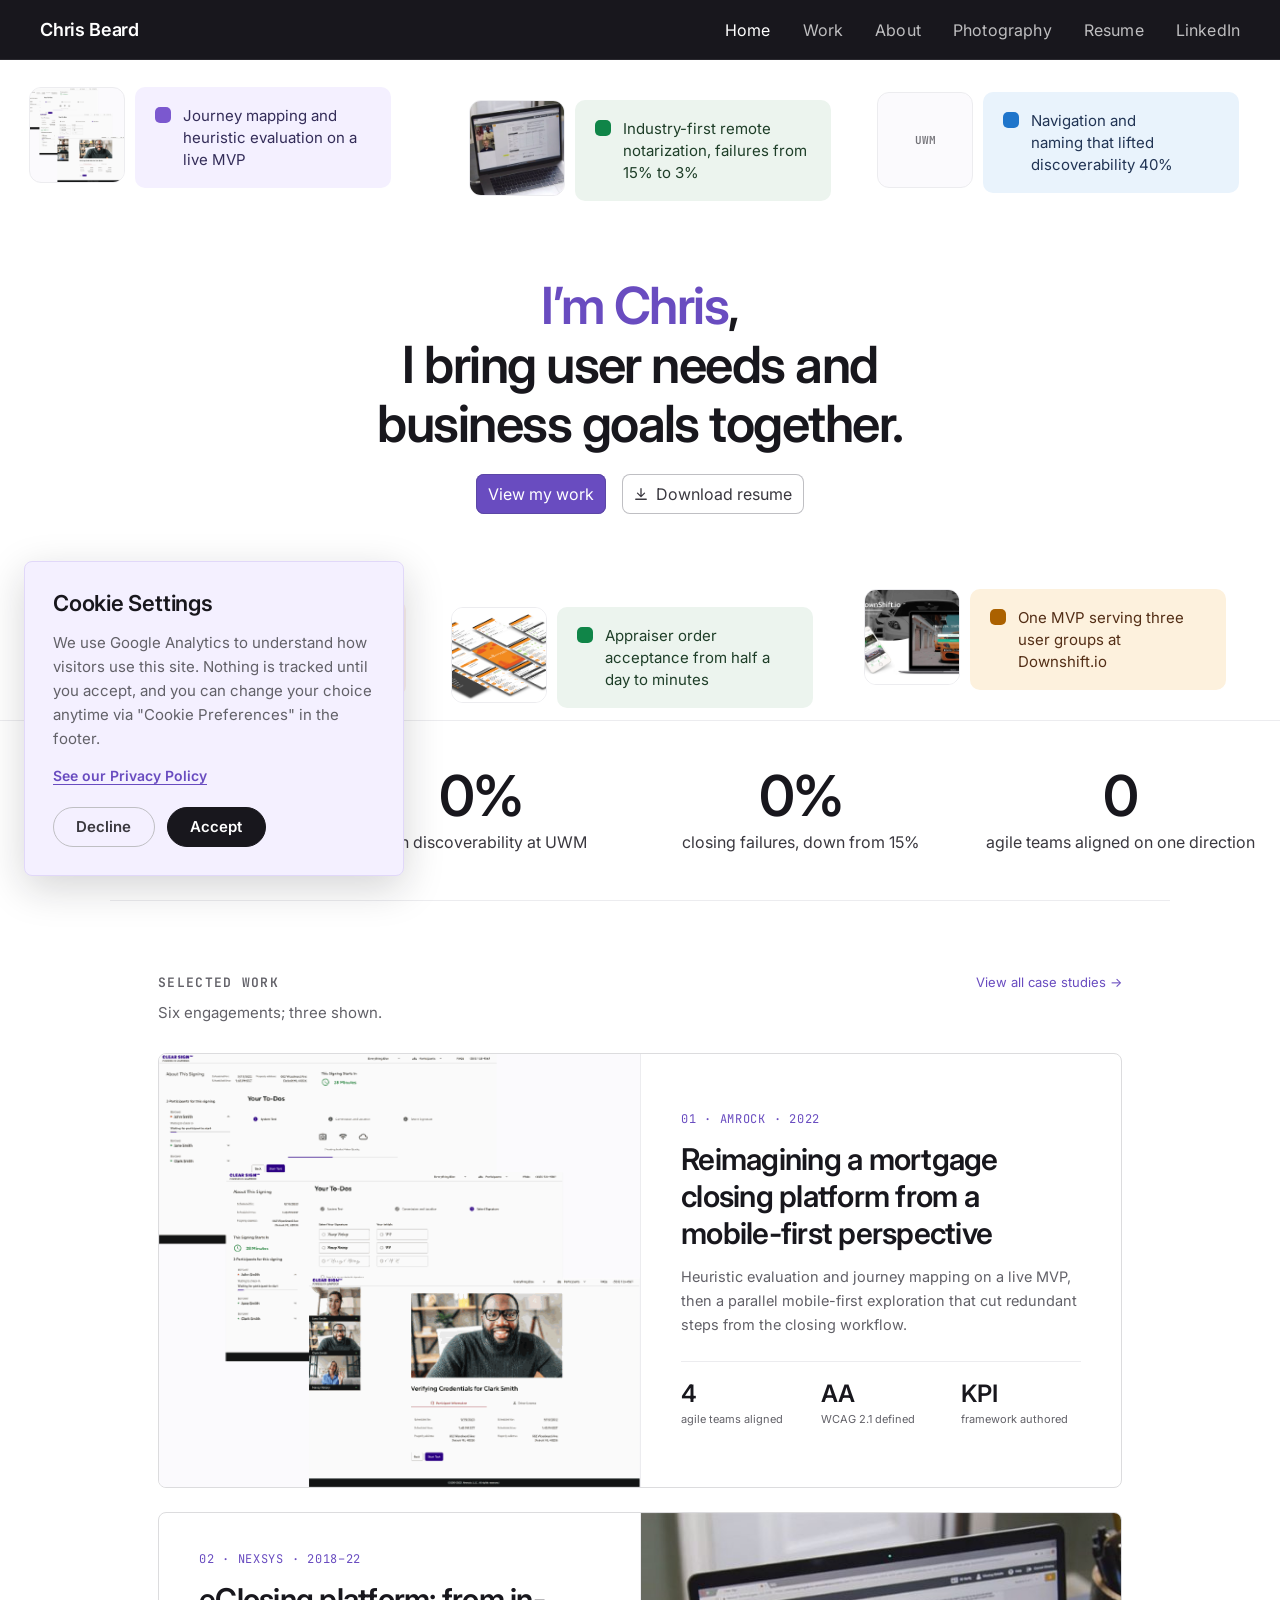
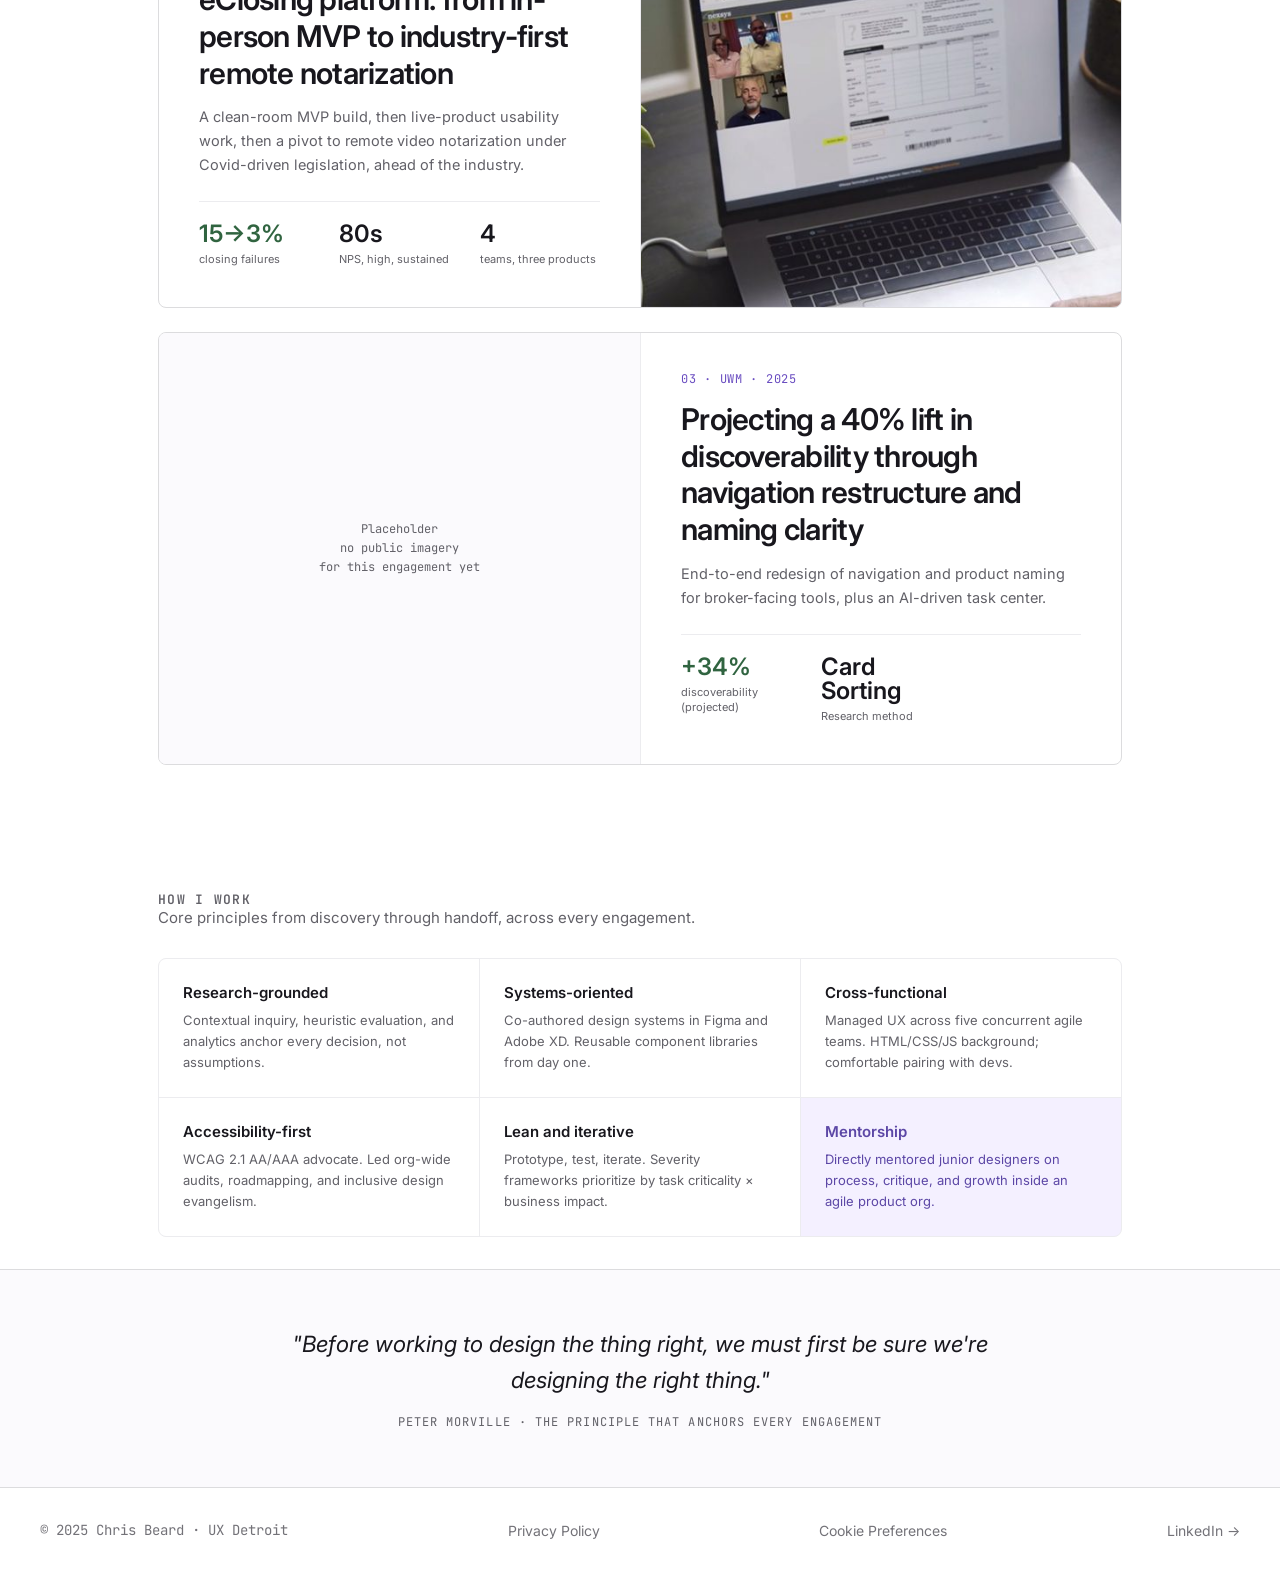
<file: index.html>
<!DOCTYPE html>
<html lang="en">
<head>
<meta charset="UTF-8">
<meta name="viewport" content="width=device-width, initial-scale=1.0">
<!-- Google tag (gtag.js) -->
<script src="consent-boot.js"></script>
<script async src="https://www.googletagmanager.com/gtag/js?id=G-MFQD566YZS"></script>
<script>
  window.dataLayer = window.dataLayer || [];
  function gtag(){dataLayer.push(arguments);}
  var consent = window.CookieConsent;
  gtag('consent', 'default', consent ? consent.signals(consent.defaultState())
    : { analytics_storage: 'denied', ad_storage: 'denied', ad_user_data: 'denied', ad_personalization: 'denied' });
  gtag('js', new Date());
  gtag('config', 'G-MFQD566YZS');
</script>
<title>Chris Beard, UX Designer</title>
<link rel="icon" href="favicon.svg" type="image/svg+xml">
<link rel="icon" href="favicon-32.png" type="image/png" sizes="32x32">
<link rel="apple-touch-icon" href="apple-touch-icon.png">
<link rel="preconnect" href="https://fonts.googleapis.com">
<link rel="preconnect" href="https://fonts.gstatic.com" crossorigin>
<link href="https://fonts.googleapis.com/css2?family=Inter:ital,wght@0,400;0,600;1,400;1,600&family=JetBrains+Mono:ital,wght@0,400;0,600;1,400&display=swap" rel="stylesheet">
<script>if(!(window.matchMedia&&matchMedia('(prefers-reduced-motion: reduce)').matches))document.documentElement.classList.add('js');</script>
<link rel="stylesheet" href="styles.css">
</head>
<body>

<a class="skip-nav" href="#main-content">Skip to main content</a>

<nav aria-label="Main navigation">
  <div class="nav-inner">
  <a class="nav-logo" href="index.html">Chris Beard</a>
  <button class="nav-toggle" type="button" aria-expanded="false" aria-controls="nav-links" aria-label="Open menu">
    <span class="nav-toggle-bar"></span>
    <span class="nav-toggle-bar"></span>
    <span class="nav-toggle-bar"></span>
  </button>
  <ul class="nav-links" id="nav-links">
    <li><a href="index.html" aria-current="page" class="nav-active">Home</a></li>
    <li><a href="work.html">Work</a></li>
    <li><a href="about.html">About</a></li>
    <li><a href="photography.html">Photography</a></li>
    <li><a href="resume.html">Resume</a></li>
    <li><a href="https://www.linkedin.com/in/beard02/" target="_blank" rel="noopener">LinkedIn</a></li>
  </ul>
  </div>
</nav>

<main id="main-content">

  <!-- HERO (cards burst out from the headline on load; see hero-stage.js) -->
  <section class="hs" data-hero-stage>
    <div class="hs-area">
      <div class="hs-text">
        <h1 class="hs-h1"><span class="hs-h1-intro"><span class="hs-accent">I’m Chris</span>,</span> I bring user needs and business goals together.</h1>
        <div class="hs-actions">
          <a class="btn-primary" href="work.html">View my work</a>
          <a class="btn-ghost" href="https://cdn.prod.website-files.com/657235eab95ad436f5d0ef59/69a52b93fa507fe3a2e2536a_Chris_Beard_Public_Resume.pdf" target="_blank" rel="noopener">
            <svg width="14" height="14" viewBox="0 0 16 16" fill="none" aria-hidden="true"><path d="M2 14h12M8 2v8M4 7l4 4 4-4" stroke="currentColor" stroke-width="1.5" stroke-linecap="round" stroke-linejoin="round"/></svg>
            Download resume
          </a>
        </div>
      </div>
      <div class="hs-row hs-row--top">
        <a class="hs-card hs-tone-purple" href="cs-clearsign.html"><span class="hs-bob"><span class="hs-card-in">
          <span class="hs-thumb"><img src="images/clearsign-redesign.png" alt=""></span>
          <span class="hs-box"><span class="hs-dot" aria-hidden="true"></span><span><span class="hs-label">Research: </span>Journey mapping and heuristic evaluation on a live MVP</span></span>
        </span></span></a>
        <a class="hs-card hs-tone-green" href="cs-nexsys.html"><span class="hs-bob"><span class="hs-card-in">
          <span class="hs-thumb"><img src="images/nexsys-ron.jpg" alt=""></span>
          <span class="hs-box"><span class="hs-dot" aria-hidden="true"></span><span><span class="hs-label">Systems: </span>Industry-first remote notarization, failures from 15% to 3%</span></span>
        </span></span></a>
        <a class="hs-card hs-tone-blue" href="cs-uwm.html"><span class="hs-bob"><span class="hs-card-in">
          <span class="hs-thumb"><span class="hs-thumb-text">UWM</span></span>
          <span class="hs-box"><span class="hs-dot" aria-hidden="true"></span><span><span class="hs-label">Information architecture: </span>Navigation and naming that lifted discoverability 40%</span></span>
        </span></span></a>
      </div>
      <div class="hs-row hs-row--bottom">
        <a class="hs-card hs-tone-red" href="cs-wcag.html"><span class="hs-bob"><span class="hs-card-in">
          <span class="hs-thumb hs-thumb--contain"><img src="images/wcag.svg" alt=""></span>
          <span class="hs-box"><span class="hs-dot" aria-hidden="true"></span><span><span class="hs-label">Accessibility: </span>A WCAG 2.1 AA roadmap four teams worked from</span></span>
        </span></span></a>
        <a class="hs-card hs-tone-green" href="cs-appraisals.html"><span class="hs-bob"><span class="hs-card-in">
          <span class="hs-thumb"><img src="images/myappraisals-hero.png" alt=""></span>
          <span class="hs-box"><span class="hs-dot" aria-hidden="true"></span><span><span class="hs-label">Mobile: </span>Appraiser order acceptance from half a day to minutes</span></span>
        </span></span></a>
        <a class="hs-card hs-tone-orange" href="cs-downshift.html"><span class="hs-bob"><span class="hs-card-in">
          <span class="hs-thumb"><img src="images/downshift-hero.jpg" alt=""></span>
          <span class="hs-box"><span class="hs-dot" aria-hidden="true"></span><span><span class="hs-label">Zero to one: </span>One MVP serving three user groups at Downshift.io</span></span>
        </span></span></a>
      </div>
    </div>

    <div class="hs-stats">
      <div class="hs-stat"><span class="hs-stat-num"><span data-hs-count="10">10</span>+</span><span class="hs-stat-label">years designing B2B and consumer products</span></div>
      <div class="hs-stat"><span class="hs-stat-num"><span data-hs-count="40">40</span>%</span><span class="hs-stat-label">lift in discoverability at UWM</span></div>
      <div class="hs-stat"><span class="hs-stat-num"><span data-hs-count="3">3</span>%</span><span class="hs-stat-label">closing failures, down from 15%</span></div>
      <div class="hs-stat"><span class="hs-stat-num"><span data-hs-count="4">4</span></span><span class="hs-stat-label">agile teams aligned on one direction</span></div>
    </div>
  </section>

  <!-- SELECTED WORK -->
  <section class="home-section home-section--ruled">
    <div class="section-head" data-reveal="0">
      <h2 class="section-kicker">Selected work</h2>
      <a class="section-head-link" href="work.html">View all case studies →</a>
    </div>
    <p class="section-note" data-reveal="60">Six engagements; three shown.</p>

    <a class="feature-card" href="cs-clearsign.html">
      <div class="feature-media">
        <img src="images/clearsign-redesign.png" alt="Several screenshots of the UI for the Clear Sign redesign" loading="lazy">
      </div>
      <div class="feature-body">
        <p class="feature-index">01 · Amrock · 2022</p>
        <h3 class="feature-title">Reimagining a mortgage closing platform from a mobile-first perspective</h3>
        <p class="feature-desc">Heuristic evaluation and journey mapping on a live MVP, then a parallel mobile-first exploration that cut redundant steps from the closing workflow.</p>
        <div class="feature-metrics">
          <div><span class="feature-metric-num"><span data-count="4">4</span></span><span class="feature-metric-label">agile teams aligned</span></div>
          <div><span class="feature-metric-num">AA</span><span class="feature-metric-label">WCAG 2.1 defined</span></div>
          <div><span class="feature-metric-num">KPI</span><span class="feature-metric-label">framework authored</span></div>
        </div>
      </div>
    </a>

    <a class="feature-card" href="cs-nexsys.html">
      <div class="feature-body">
        <p class="feature-index">02 · Nexsys · 2018–22</p>
        <h3 class="feature-title">eClosing platform: from in-person MVP to industry-first remote notarization</h3>
        <p class="feature-desc">A clean-room MVP build, then live-product usability work, then a pivot to remote video notarization under Covid-driven legislation, ahead of the industry.</p>
        <div class="feature-metrics">
          <div><span class="feature-metric-num feature-metric-num--positive">15→<span data-count="3">3</span>%</span><span class="feature-metric-label">closing failures</span></div>
          <div><span class="feature-metric-num">80s</span><span class="feature-metric-label">NPS, high, sustained</span></div>
          <div><span class="feature-metric-num"><span data-count="5">5</span></span><span class="feature-metric-label">teams, three products</span></div>
        </div>
      </div>
      <div class="feature-media">
        <img src="images/nexsys-ron.jpg" alt="A laptop showing a video conference of several people with a document on screen being signed" loading="lazy">
      </div>
    </a>

    <a class="feature-card" href="cs-uwm.html">
      <div class="feature-media feature-placeholder">Placeholder<br>no public imagery<br>for this engagement yet</div>
      <div class="feature-body">
        <p class="feature-index">03 · UWM · 2025</p>
        <h3 class="feature-title">Projecting a 40% lift in discoverability through navigation restructure and naming clarity</h3>
        <p class="feature-desc">End-to-end redesign of navigation and product naming for broker-facing tools, plus an AI-driven task center.</p>
        <div class="feature-metrics">
          <div><span class="feature-metric-num feature-metric-num--positive">+<span data-count="40">40</span>%</span><span class="feature-metric-label">discoverability (projected)</span></div>
          <div><span class="feature-metric-num">Card Sorting</span><span class="feature-metric-label">Research method</span></div>
        </div>
      </div>
    </a>
  </section>

  <!-- HOW I WORK -->
  <section class="home-section">
    <h2 class="section-kicker" data-reveal="0">How I work</h2>
    <p class="section-note" data-reveal="60">Core principles from discovery through handoff, across every engagement.</p>
    <div class="how-grid">
      <div class="how-cell" data-reveal="0">
        <p class="how-cell-title">Research-grounded</p>
        <p class="how-cell-desc">Contextual inquiry, heuristic evaluation, and analytics anchor every decision, not assumptions.</p>
      </div>
      <div class="how-cell" data-reveal="80">
        <p class="how-cell-title">Systems-oriented</p>
        <p class="how-cell-desc">Co-authored design systems in Figma and Adobe XD. Reusable component libraries from day one.</p>
      </div>
      <div class="how-cell" data-reveal="160">
        <p class="how-cell-title">Cross-functional</p>
        <p class="how-cell-desc">Managed UX across five concurrent agile teams. HTML/CSS/JS background; comfortable pairing with devs.</p>
      </div>
      <div class="how-cell" data-reveal="0">
        <p class="how-cell-title">Accessibility-first</p>
        <p class="how-cell-desc">WCAG 2.1 AA/AAA advocate. Led org-wide audits, roadmapping, and inclusive design evangelism.</p>
      </div>
      <div class="how-cell" data-reveal="80">
        <p class="how-cell-title">Lean and iterative</p>
        <p class="how-cell-desc">Prototype, test, iterate. Severity frameworks prioritize by task criticality × business impact.</p>
      </div>
      <div class="how-cell how-cell--brand" data-reveal="160">
        <p class="how-cell-title">Mentorship</p>
        <p class="how-cell-desc">Directly mentored junior designers on process, critique, and growth inside an agile product org.</p>
      </div>
    </div>
  </section>

  <div class="quote-strip">
    <p class="quote-text" data-reveal="0">"Before working to design the thing right, we must first be sure we're designing the right thing."</p>
    <p class="quote-attr" data-reveal="120">Peter Morville · The principle that anchors every engagement</p>
  </div>
</main>
<footer aria-label="Site footer">
  <div class="footer-inner">
    <span class="footer-copy">© 2025 Chris Beard · UX Detroit</span>
    <a class="footer-link" href="privacy.html">Privacy Policy</a>
    <button class="footer-link cookie-prefs-link" type="button">Cookie Preferences</button>
    <a class="footer-link" href="https://www.linkedin.com/in/beard02/" target="_blank" rel="noopener">LinkedIn →</a>
  </div>
</footer>
<div id="cookie-banner" class="cookie-banner" role="region" aria-label="Cookie consent" hidden>
  <p class="cookie-banner-title">Cookie Settings</p>
  <p class="cookie-banner-text">We use Google Analytics to understand how visitors use this site. Nothing is tracked until you accept, and you can change your choice anytime via "Cookie Preferences" in the footer.</p>
  <a class="cookie-banner-link" href="privacy.html">See our Privacy Policy</a>
  <div class="cookie-banner-actions">
    <button id="cookie-decline" class="cookie-btn" type="button">Decline</button>
    <button id="cookie-accept" class="cookie-btn cookie-btn-accept" type="button">Accept</button>
  </div>
</div>
<script src="nav.js"></script>
<script src="motion.js"></script>
<script src="hero-stage.js"></script>
<script src="consent.js"></script>
</body>
</html>
</file>
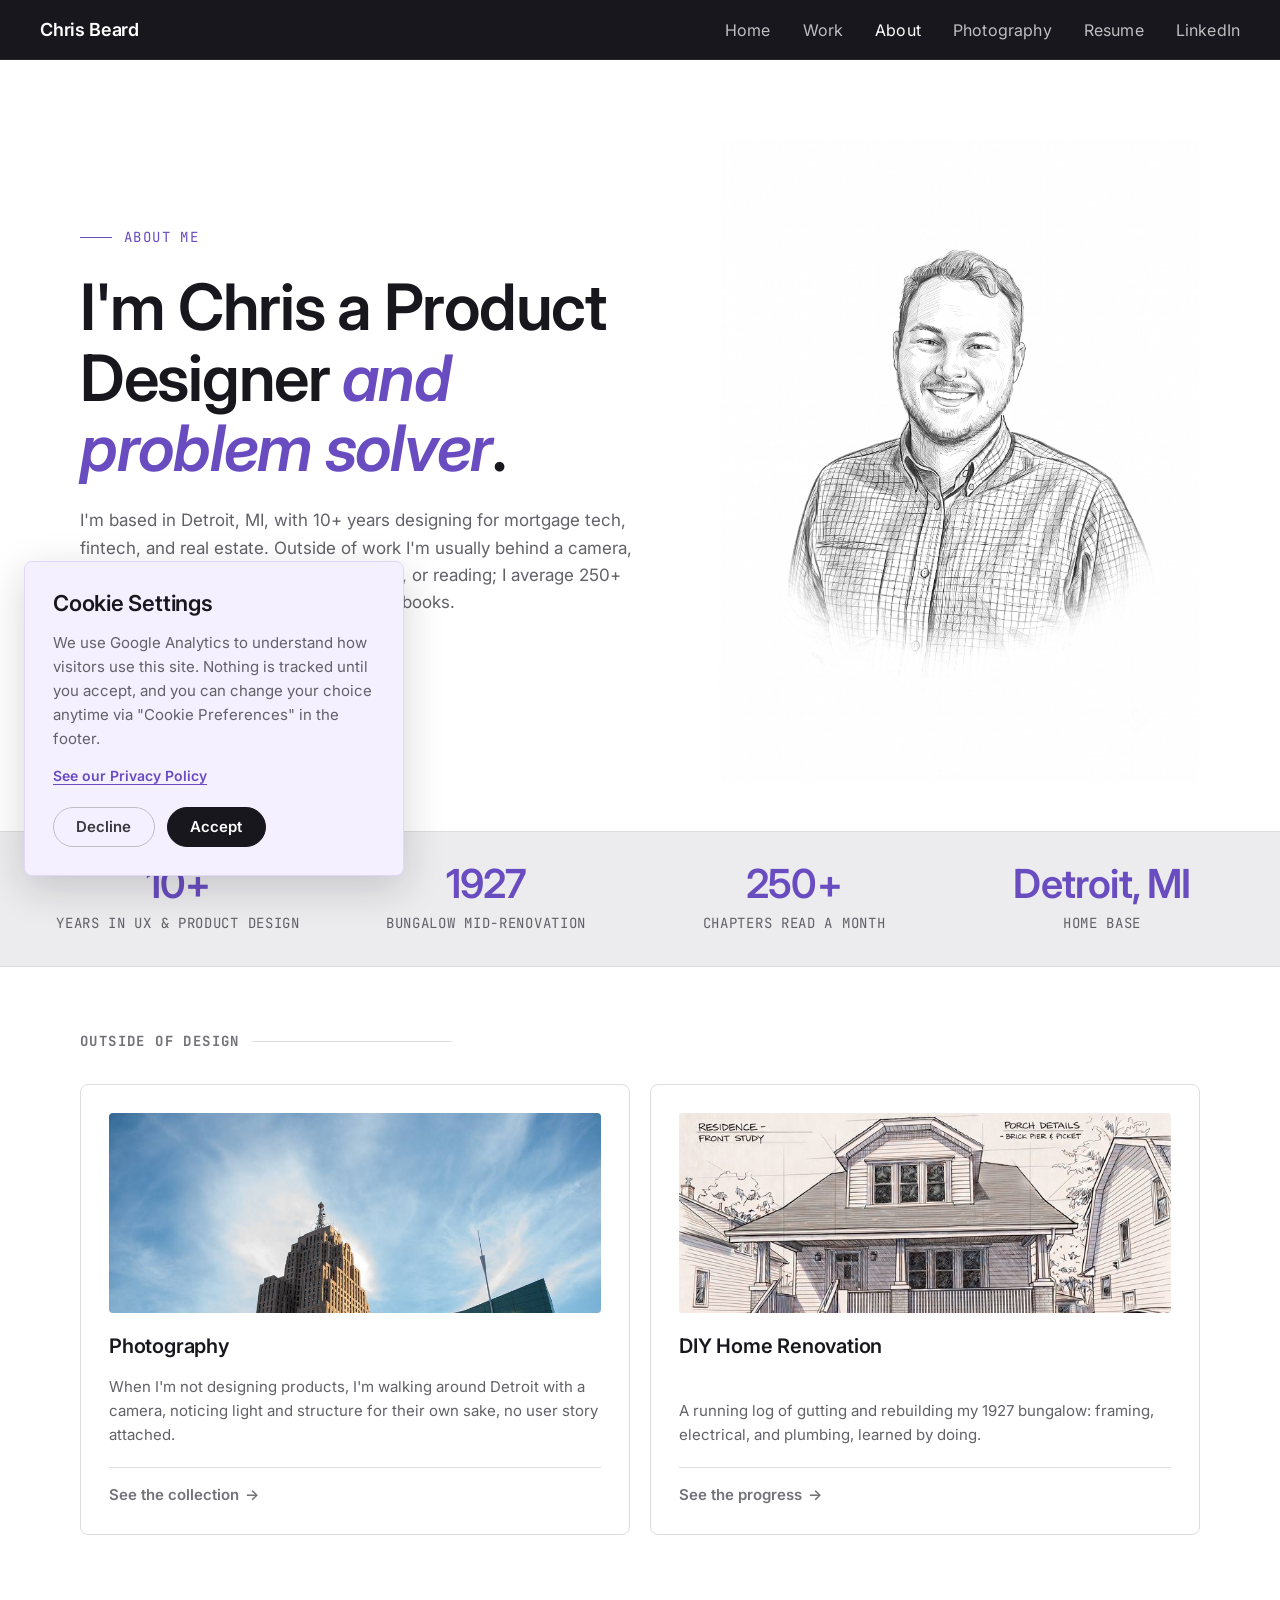
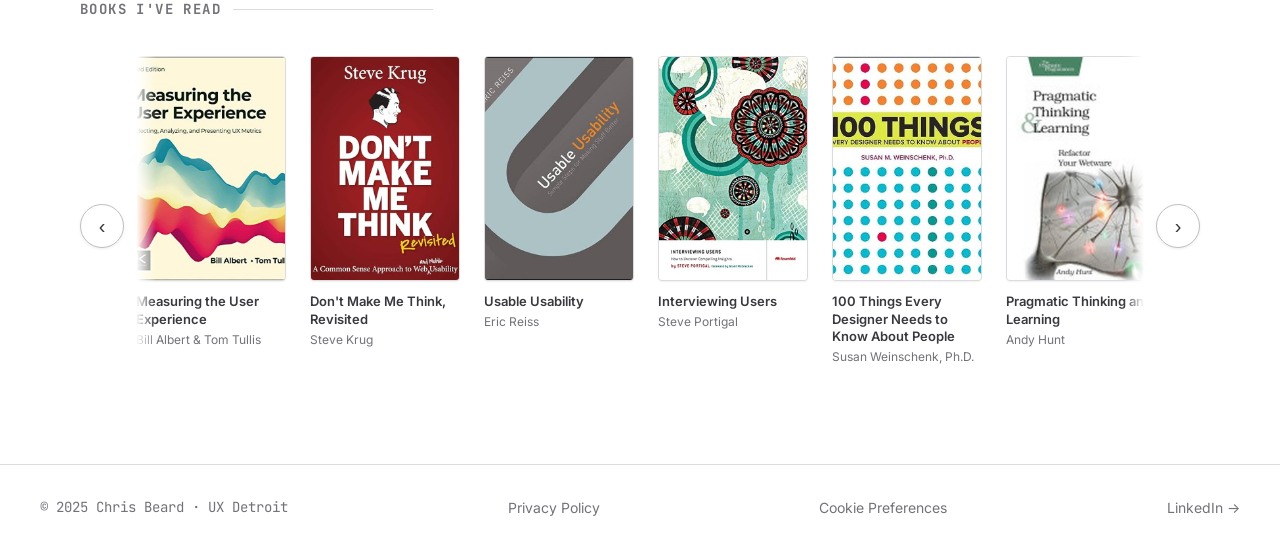
<file: about.html>
<!DOCTYPE html>
<html lang="en">
<head>
<meta charset="UTF-8">
<meta name="viewport" content="width=device-width, initial-scale=1.0">
<!-- Google tag (gtag.js) -->
<script src="consent-boot.js"></script>
<script async src="https://www.googletagmanager.com/gtag/js?id=G-MFQD566YZS"></script>
<script>
  window.dataLayer = window.dataLayer || [];
  function gtag(){dataLayer.push(arguments);}
  var consent = window.CookieConsent;
  gtag('consent', 'default', consent ? consent.signals(consent.defaultState())
    : { analytics_storage: 'denied', ad_storage: 'denied', ad_user_data: 'denied', ad_personalization: 'denied' });
  gtag('js', new Date());
  gtag('config', 'G-MFQD566YZS');
</script>
<title>About | Chris Beard</title>
<link rel="icon" href="favicon.svg" type="image/svg+xml">
<link rel="icon" href="favicon-32.png" type="image/png" sizes="32x32">
<link rel="apple-touch-icon" href="apple-touch-icon.png">
<link rel="preconnect" href="https://fonts.googleapis.com">
<link rel="preconnect" href="https://fonts.gstatic.com" crossorigin>
<link href="https://fonts.googleapis.com/css2?family=Inter:ital,wght@0,400;0,600;1,400;1,600&family=JetBrains+Mono:ital,wght@0,400;0,600;1,400&display=swap" rel="stylesheet">
<link rel="stylesheet" href="styles.css">
</head>
<body>

<a class="skip-nav" href="#main-content">Skip to main content</a>

<nav aria-label="Main navigation">
  <div class="nav-inner">
  <a class="nav-logo" href="index.html">Chris Beard</a>
  <button class="nav-toggle" type="button" aria-expanded="false" aria-controls="nav-links" aria-label="Open menu">
    <span class="nav-toggle-bar"></span>
    <span class="nav-toggle-bar"></span>
    <span class="nav-toggle-bar"></span>
  </button>
  <ul class="nav-links" id="nav-links">
    <li><a href="index.html">Home</a></li>
    <li><a href="work.html">Work</a></li>
    <li><a href="about.html" aria-current="page" class="nav-active">About</a></li>
    <li><a href="photography.html">Photography</a></li>
    <li><a href="resume.html">Resume</a></li>
    <li><a href="https://www.linkedin.com/in/beard02/" target="_blank" rel="noopener">LinkedIn</a></li>
  </ul>
  </div>
</nav>

<main id="main-content">

  <!-- HERO -->
  <section class="hero hero-with-portrait">
    <div>
      <p class="hero-eyebrow animate-in">About Me</p>
      <h1 class="hero-h1 animate-in delay-1">I'm Chris a Product Designer <em>and problem solver</em>.</h1>
      <p class="hero-sub animate-in delay-2">I'm based in Detroit, MI, with 10+ years designing for mortgage tech, fintech, and real estate. Outside of work I'm usually behind a camera, renovating my house one room at a time, or reading; I average 250+ chapters a month between manhua and books.</p>
      <div class="hero-actions animate-in delay-3">
        <a class="btn-ghost" href="https://cdn.prod.website-files.com/657235eab95ad436f5d0ef59/69a52b93fa507fe3a2e2536a_Chris_Beard_Public_Resume.pdf" target="_blank" rel="noopener">
          <svg width="14" height="14" viewBox="0 0 16 16" fill="none"><path d="M2 14h12M8 2v8M4 7l4 4 4-4" stroke="currentColor" stroke-width="1.5" stroke-linecap="round" stroke-linejoin="round"/></svg>
          Download Resume
        </a>
        <div class="hero-social-links">
          <a class="social-link" href="https://www.linkedin.com/in/beard02/" target="_blank" rel="noopener" title="LinkedIn">in</a>
        </div>
      </div>
    </div>
    <div class="hero-portrait animate-in delay-1">
      <img src="images/Sketch_Portrait.png" alt="Hand-drawn sketch portrait of Chris Beard smiling, standing in an office space" loading="lazy">
    </div>
  </section>

  <!-- QUICK FACTS -->
  <div class="metrics-strip">
    <div class="metrics-inner">
      <div class="metric-item">
        <span class="metric-num">10+</span>
        <span class="metric-label">Years in UX &amp; Product Design</span>
      </div>
      <div class="metric-item">
        <span class="metric-num">1927</span>
        <span class="metric-label">Bungalow mid-renovation</span>
      </div>
      <div class="metric-item">
        <span class="metric-num">250+</span>
        <span class="metric-label">Chapters read a month</span>
      </div>
      <div class="metric-item">
        <span class="metric-num">Detroit, MI</span>
        <span class="metric-label">Home base</span>
      </div>
    </div>
  </div>

  <!-- OUTSIDE OF DESIGN -->
  <section class="bento-section">
    <h2 class="section-label">Outside of Design</h2>
    <div class="bento-grid">

      <article class="card case-card-med" onclick="location.href='photography.html'" tabindex="0" role="button" aria-label="Visit my Photography page">
        <div class="case-card-inner">
          <div class="card-thumb">
            <img src="images/photography/thumbs/book-tower-day.jpg" alt="The Book Tower rising above buildings in downtown Detroit" loading="lazy">
          </div>
          <h2 class="card-thesis">Photography</h2>
          <p class="card-summary">When I'm not designing products, I'm walking around Detroit with a camera, noticing light and structure for their own sake, no user story attached.</p>
          <div class="card-cta">See the collection <span class="card-cta-arrow">→</span></div>
        </div>
      </article>

      <article class="card case-card-med" onclick="location.href='renovation.html'" tabindex="0" role="button" aria-label="Visit my Renovation page">
        <div class="case-card-inner">
          <div class="card-thumb">
            <img src="images/renovation/thumbs/house-sketch.jpg" alt="Hand-drawn front elevation study of the house, showing the porch, dormer, and picket fence details" loading="lazy">
          </div>
          <h2 class="card-thesis">DIY Home Renovation</h2>
          <p class="card-summary">A running log of gutting and rebuilding my 1927 bungalow: framing, electrical, and plumbing, learned by doing.</p>
          <div class="card-cta">See the progress <span class="card-cta-arrow">→</span></div>
        </div>
      </article>

    </div>
  </section>

    <!-- BOOKS I'VE READ -->
  <section class="bento-section books-section" id="books">
    <h2 class="section-label">Books I've Read</h2>
    <div class="book-carousel-wrap">
      <button class="book-carousel-btn book-carousel-prev" type="button" aria-label="Scroll to previous books">‹</button>
      <div class="book-carousel" id="book-carousel" tabindex="0" aria-label="Carousel of books I've read">

        <a class="book-card" href="https://www.amazon.com/s?k=Measuring+the+User+Experience+Bill+Albert+Tom+Tullis" target="_blank" rel="noopener" aria-label="View Measuring the User Experience on Amazon">
          <div class="book-cover"><img src="images/books/measuring-the-user-experience.jpg" alt="Cover of Measuring the User Experience" loading="lazy"></div>
          <p class="book-title">Measuring the User Experience</p>
          <p class="book-author">Bill Albert &amp; Tom Tullis</p>
        </a>

        <a class="book-card" href="https://www.amazon.com/s?k=Don%27t+Make+Me+Think+Revisited+Steve+Krug" target="_blank" rel="noopener" aria-label="View Don't Make Me Think, Revisited on Amazon">
          <div class="book-cover"><img src="images/books/dont-make-me-think-revisited.jpg" alt="Cover of Don't Make Me Think, Revisited" loading="lazy"></div>
          <p class="book-title">Don't Make Me Think, Revisited</p>
          <p class="book-author">Steve Krug</p>
        </a>

        <a class="book-card" href="https://www.amazon.com/s?k=Usable+Usability+Eric+Reiss" target="_blank" rel="noopener" aria-label="View Usable Usability on Amazon">
          <div class="book-cover"><img src="images/books/usable-usability.jpg" alt="Cover of Usable Usability" loading="lazy"></div>
          <p class="book-title">Usable Usability</p>
          <p class="book-author">Eric Reiss</p>
        </a>

        <a class="book-card" href="https://www.amazon.com/s?k=Interviewing+Users+Steve+Portigal" target="_blank" rel="noopener" aria-label="View Interviewing Users on Amazon">
          <div class="book-cover"><img src="images/books/interviewing-users.jpg" alt="Cover of Interviewing Users" loading="lazy"></div>
          <p class="book-title">Interviewing Users</p>
          <p class="book-author">Steve Portigal</p>
        </a>

        <a class="book-card" href="https://www.amazon.com/s?k=100+Things+Every+Designer+Needs+to+Know+About+People+Susan+Weinschenk" target="_blank" rel="noopener" aria-label="View 100 Things Every Designer Needs to Know About People on Amazon">
          <div class="book-cover"><img src="images/books/100-things-every-designer.jpg" alt="Cover of 100 Things Every Designer Needs to Know About People" loading="lazy"></div>
          <p class="book-title">100 Things Every Designer Needs to Know About People</p>
          <p class="book-author">Susan Weinschenk, Ph.D.</p>
        </a>

        <a class="book-card" href="https://www.amazon.com/s?k=Pragmatic+Thinking+and+Learning+Andy+Hunt" target="_blank" rel="noopener" aria-label="View Pragmatic Thinking and Learning on Amazon">
          <div class="book-cover"><img src="images/books/pragmatic-thinking-and-learning.jpg" alt="Cover of Pragmatic Thinking and Learning" loading="lazy"></div>
          <p class="book-title">Pragmatic Thinking and Learning</p>
          <p class="book-author">Andy Hunt</p>
        </a>

        <a class="book-card" href="https://www.amazon.com/s?k=Making+It+Right+Rian+van+der+Merwe" target="_blank" rel="noopener" aria-label="View Making It Right on Amazon">
          <div class="book-cover"><img src="images/books/making-it-right.jpg" alt="Cover of Making It Right" loading="lazy"></div>
          <p class="book-title">Making It Right</p>
          <p class="book-author">Rian van der Merwe</p>
        </a>

        <a class="book-card" href="https://www.amazon.com/s?k=Thinkertoys+Michael+Michalko" target="_blank" rel="noopener" aria-label="View Thinkertoys on Amazon">
          <div class="book-cover"><img src="images/books/thinkertoys.jpg" alt="Cover of Thinkertoys" loading="lazy"></div>
          <p class="book-title">Thinkertoys</p>
          <p class="book-author">Michael Michalko</p>
        </a>

        <a class="book-card" href="https://www.amazon.com/s?k=The+Design+of+Everyday+Things+Don+Norman" target="_blank" rel="noopener" aria-label="View The Design of Everyday Things on Amazon">
          <div class="book-cover"><img src="images/books/design-of-everyday-things.jpg" alt="Cover of The Design of Everyday Things" loading="lazy"></div>
          <p class="book-title">The Design of Everyday Things</p>
          <p class="book-author">Don Norman</p>
        </a>

        <a class="book-card" href="https://www.amazon.com/s?k=Design+for+the+Real+World+Victor+Papanek" target="_blank" rel="noopener" aria-label="View Design for the Real World on Amazon">
          <div class="book-cover"><img src="images/books/design-for-the-real-world.jpg" alt="Cover of Design for the Real World" loading="lazy"></div>
          <p class="book-title">Design for the Real World</p>
          <p class="book-author">Victor Papanek</p>
        </a>

        <a class="book-card" href="https://www.amazon.com/s?k=Sprint+Jake+Knapp+John+Zeratsky" target="_blank" rel="noopener" aria-label="View Sprint on Amazon">
          <div class="book-cover"><img src="images/books/sprint.jpg" alt="Cover of Sprint" loading="lazy"></div>
          <p class="book-title">Sprint</p>
          <p class="book-author">Jake Knapp &amp; John Zeratsky</p>
        </a>

        <a class="book-card" href="https://www.amazon.com/s?k=Mismatch+Kat+Holmes" target="_blank" rel="noopener" aria-label="View Mismatch on Amazon">
          <div class="book-cover"><img src="images/books/mismatch.jpg" alt="Cover of Mismatch" loading="lazy"></div>
          <p class="book-title">Mismatch</p>
          <p class="book-author">Kat Holmes</p>
        </a>

        <a class="book-card" href="https://www.amazon.com/s?k=Change+by+Design+Tim+Brown" target="_blank" rel="noopener" aria-label="View Change by Design on Amazon">
          <div class="book-cover"><img src="images/books/change-by-design.jpg" alt="Cover of Change by Design" loading="lazy"></div>
          <p class="book-title">Change by Design</p>
          <p class="book-author">Tim Brown</p>
        </a>

        <a class="book-card" href="https://www.amazon.com/s?k=97+Things+Every+UX+Practitioner+Should+Know+Daniel+Berlin" target="_blank" rel="noopener" aria-label="View 97 Things Every UX Practitioner Should Know on Amazon">
          <div class="book-cover"><img src="images/books/97-things-ux-practitioner.jpg" alt="Cover of 97 Things Every UX Practitioner Should Know" loading="lazy"></div>
          <p class="book-title">97 Things Every UX Practitioner Should Know</p>
          <p class="book-author">Daniel Berlin</p>
        </a>

        <a class="book-card" href="https://www.amazon.com/s?k=Atomic+Habits+James+Clear" target="_blank" rel="noopener" aria-label="View Atomic Habits on Amazon">
          <div class="book-cover"><img src="images/books/atomic-habits.jpg" alt="Cover of Atomic Habits" loading="lazy"></div>
          <p class="book-title">Atomic Habits</p>
          <p class="book-author">James Clear</p>
        </a>

        <a class="book-card" href="https://www.amazon.com/s?k=Bottlenecks+David+C+Evans" target="_blank" rel="noopener" aria-label="View Bottlenecks on Amazon">
          <div class="book-cover"><img src="images/books/bottlenecks.jpg" alt="Cover of Bottlenecks" loading="lazy"></div>
          <p class="book-title">Bottlenecks</p>
          <p class="book-author">David C. Evans</p>
        </a>

        <a class="book-card" href="https://www.amazon.com/s?k=uxGPT+Patrick+Neeman" target="_blank" rel="noopener" aria-label="View uxGPT on Amazon">
          <div class="book-cover"><img src="images/books/uxgpt.jpg" alt="Cover of uxGPT" loading="lazy"></div>
          <p class="book-title">uxGPT</p>
          <p class="book-author">Patrick Neeman</p>
        </a>

        <a class="book-card" href="https://www.amazon.com/s?k=The+Five+Dysfunctions+of+a+Team+Patrick+Lencioni" target="_blank" rel="noopener" aria-label="View The Five Dysfunctions of a Team on Amazon">
          <div class="book-cover"><img src="images/books/five-dysfunctions-of-a-team.jpg" alt="Cover of The Five Dysfunctions of a Team" loading="lazy"></div>
          <p class="book-title">The Five Dysfunctions of a Team</p>
          <p class="book-author">Patrick M. Lencioni</p>
        </a>

        <a class="book-card" href="https://www.amazon.com/s?k=HBR%27s+10+Must+Reads+on+Emotional+Intelligence+Daniel+Goleman" target="_blank" rel="noopener" aria-label="View HBR's 10 Must Reads on Emotional Intelligence on Amazon">
          <div class="book-cover"><img src="images/books/hbr-emotional-intelligence.jpg" alt="Cover of HBR's 10 Must Reads on Emotional Intelligence" loading="lazy"></div>
          <p class="book-title">HBR's 10 Must Reads on Emotional Intelligence</p>
          <p class="book-author">Harvard Business Review &amp; Daniel Goleman</p>
        </a>

        <a class="book-card" href="https://www.amazon.com/s?k=Technically+Wrong+Sara+Wachter-Boettcher" target="_blank" rel="noopener" aria-label="View Technically Wrong on Amazon">
          <div class="book-cover"><img src="images/books/technically-wrong.jpg" alt="Cover of Technically Wrong" loading="lazy"></div>
          <p class="book-title">Technically Wrong</p>
          <p class="book-author">Sara Wachter-Boettcher</p>
        </a>

        <a class="book-card" href="https://www.amazon.com/s?k=Failed+It+Erik+Kessels" target="_blank" rel="noopener" aria-label="View Failed It! on Amazon">
          <div class="book-cover"><img src="images/books/failed-it.jpg" alt="Cover of Failed It!" loading="lazy"></div>
          <p class="book-title">Failed It!</p>
          <p class="book-author">Erik Kessels</p>
        </a>

        <a class="book-card" href="https://www.amazon.com/s?k=How+to+Make+Sense+of+Any+Mess+Abby+Covert" target="_blank" rel="noopener" aria-label="View How to Make Sense of Any Mess on Amazon">
          <div class="book-cover"><img src="images/books/how-to-make-sense-of-any-mess.jpg" alt="Cover of How to Make Sense of Any Mess" loading="lazy"></div>
          <p class="book-title">How to Make Sense of Any Mess</p>
          <p class="book-author">Abby Covert</p>
        </a>

        <a class="book-card" href="https://www.amazon.com/s?k=Lean+UX+Jeff+Gothelf+Josh+Seiden" target="_blank" rel="noopener" aria-label="View Lean UX on Amazon">
          <div class="book-cover"><img src="images/books/lean-ux.jpg" alt="Cover of Lean UX" loading="lazy"></div>
          <p class="book-title">Lean UX</p>
          <p class="book-author">Jeff Gothelf &amp; Josh Seiden</p>
        </a>

        <a class="book-card" href="https://www.amazon.com/s?k=Zen+and+the+Art+of+Motorcycle+Maintenance+Robert+Pirsig" target="_blank" rel="noopener" aria-label="View Zen and the Art of Motorcycle Maintenance on Amazon">
          <div class="book-cover"><img src="images/books/zen-and-the-art-of-motorcycle-maintenance.jpg" alt="Cover of Zen and the Art of Motorcycle Maintenance" loading="lazy"></div>
          <p class="book-title">Zen and the Art of Motorcycle Maintenance</p>
          <p class="book-author">Robert M. Pirsig</p>
        </a>

      </div>
      <button class="book-carousel-btn book-carousel-next" type="button" aria-label="Scroll to next books">›</button>
    </div>
  </section>

  <!--div class="quote-strip">
    <p class="quote-text">"Good design is invisible until it's missing; that's usually where I start."</p>
    <p class="quote-attr">My approach to every project</p>
  </div -->

</main>
<footer aria-label="Site footer">
  <div class="footer-inner">
    <span class="footer-copy">© 2025 Chris Beard · UX Detroit</span>
    <a class="footer-link" href="privacy.html">Privacy Policy</a>
    <button class="footer-link cookie-prefs-link" type="button">Cookie Preferences</button>
    <a class="footer-link" href="https://www.linkedin.com/in/beard02/" target="_blank" rel="noopener">LinkedIn →</a>
  </div>
</footer>
<div id="cookie-banner" class="cookie-banner" role="region" aria-label="Cookie consent" hidden>
  <p class="cookie-banner-title">Cookie Settings</p>
  <p class="cookie-banner-text">We use Google Analytics to understand how visitors use this site. Nothing is tracked until you accept, and you can change your choice anytime via "Cookie Preferences" in the footer.</p>
  <a class="cookie-banner-link" href="privacy.html">See our Privacy Policy</a>
  <div class="cookie-banner-actions">
    <button id="cookie-decline" class="cookie-btn" type="button">Decline</button>
    <button id="cookie-accept" class="cookie-btn cookie-btn-accept" type="button">Accept</button>
  </div>
</div>
<script>
// ── BOOK CAROUSEL ────────────────────────────────────────────────────────────
(function () {
  var track = document.getElementById('book-carousel');
  var prevBtn = document.querySelector('.book-carousel-prev');
  var nextBtn = document.querySelector('.book-carousel-next');
  if (!track || !prevBtn || !nextBtn) return;

  function scrollByCard(dir) {
    var card = track.querySelector('.book-card');
    var step = card ? card.getBoundingClientRect().width + 24 : 174;
    track.scrollBy({ left: dir * step * 2, behavior: 'smooth' });
  }

  function updateButtons() {
    var max = track.scrollWidth - track.clientWidth - 1;
    prevBtn.disabled = track.scrollLeft <= 0;
    nextBtn.disabled = track.scrollLeft >= max;
  }

  prevBtn.addEventListener('click', function () { scrollByCard(-1); });
  nextBtn.addEventListener('click', function () { scrollByCard(1); });
  track.addEventListener('scroll', updateButtons, { passive: true });
  window.addEventListener('resize', updateButtons);
  updateButtons();

  // Keyboard arrow support
  track.addEventListener('keydown', function (e) {
    if (e.key === 'ArrowRight') { scrollByCard(1); e.preventDefault(); }
    else if (e.key === 'ArrowLeft') { scrollByCard(-1); e.preventDefault(); }
  });

  // Vertical wheel scrolls the carousel horizontally
  track.addEventListener('wheel', function (e) {
    if (Math.abs(e.deltaY) > Math.abs(e.deltaX)) {
      track.scrollLeft += e.deltaY;
      e.preventDefault();
    }
  }, { passive: false });

  // Click-and-drag (mouse only; touch already scrolls natively via touch-action)
  var isDown = false, isDragging = false, startX = 0, startScroll = 0;

  // Book cover images are draggable by default, which hijacks the pointer
  // sequence with a native ghost-image drag; block it so our scroll-drag wins.
  track.addEventListener('dragstart', function (e) { e.preventDefault(); });

  track.addEventListener('pointerdown', function (e) {
    if (e.pointerType !== 'mouse') return;
    isDown = true;
    isDragging = false;
    startX = e.clientX;
    startScroll = track.scrollLeft;
  });

  track.addEventListener('pointermove', function (e) {
    if (!isDown) return;
    var dx = e.clientX - startX;
    if (!isDragging && Math.abs(dx) > 4) {
      isDragging = true;
      track.classList.add('is-dragging');
      track.setPointerCapture(e.pointerId);
    }
    if (isDragging) {
      track.scrollLeft = startScroll - dx;
      e.preventDefault();
    }
  });

  function endDrag() {
    if (!isDown) return;
    isDown = false;
    track.classList.remove('is-dragging');
    // Defer clearing so the trailing click event (if any) can still see it was a drag
    setTimeout(function () { isDragging = false; }, 0);
  }
  track.addEventListener('pointerup', endDrag);
  track.addEventListener('pointercancel', endDrag);
  track.addEventListener('pointerleave', function () { if (isDown && !isDragging) endDrag(); });

  // Suppress the click-through to a book link at the end of a drag
  track.addEventListener('click', function (e) {
    if (isDragging) { e.preventDefault(); e.stopPropagation(); }
  }, true);
})();
</script>
<script src="nav.js"></script>
<script src="consent.js"></script>
</body>
</html>
</file>
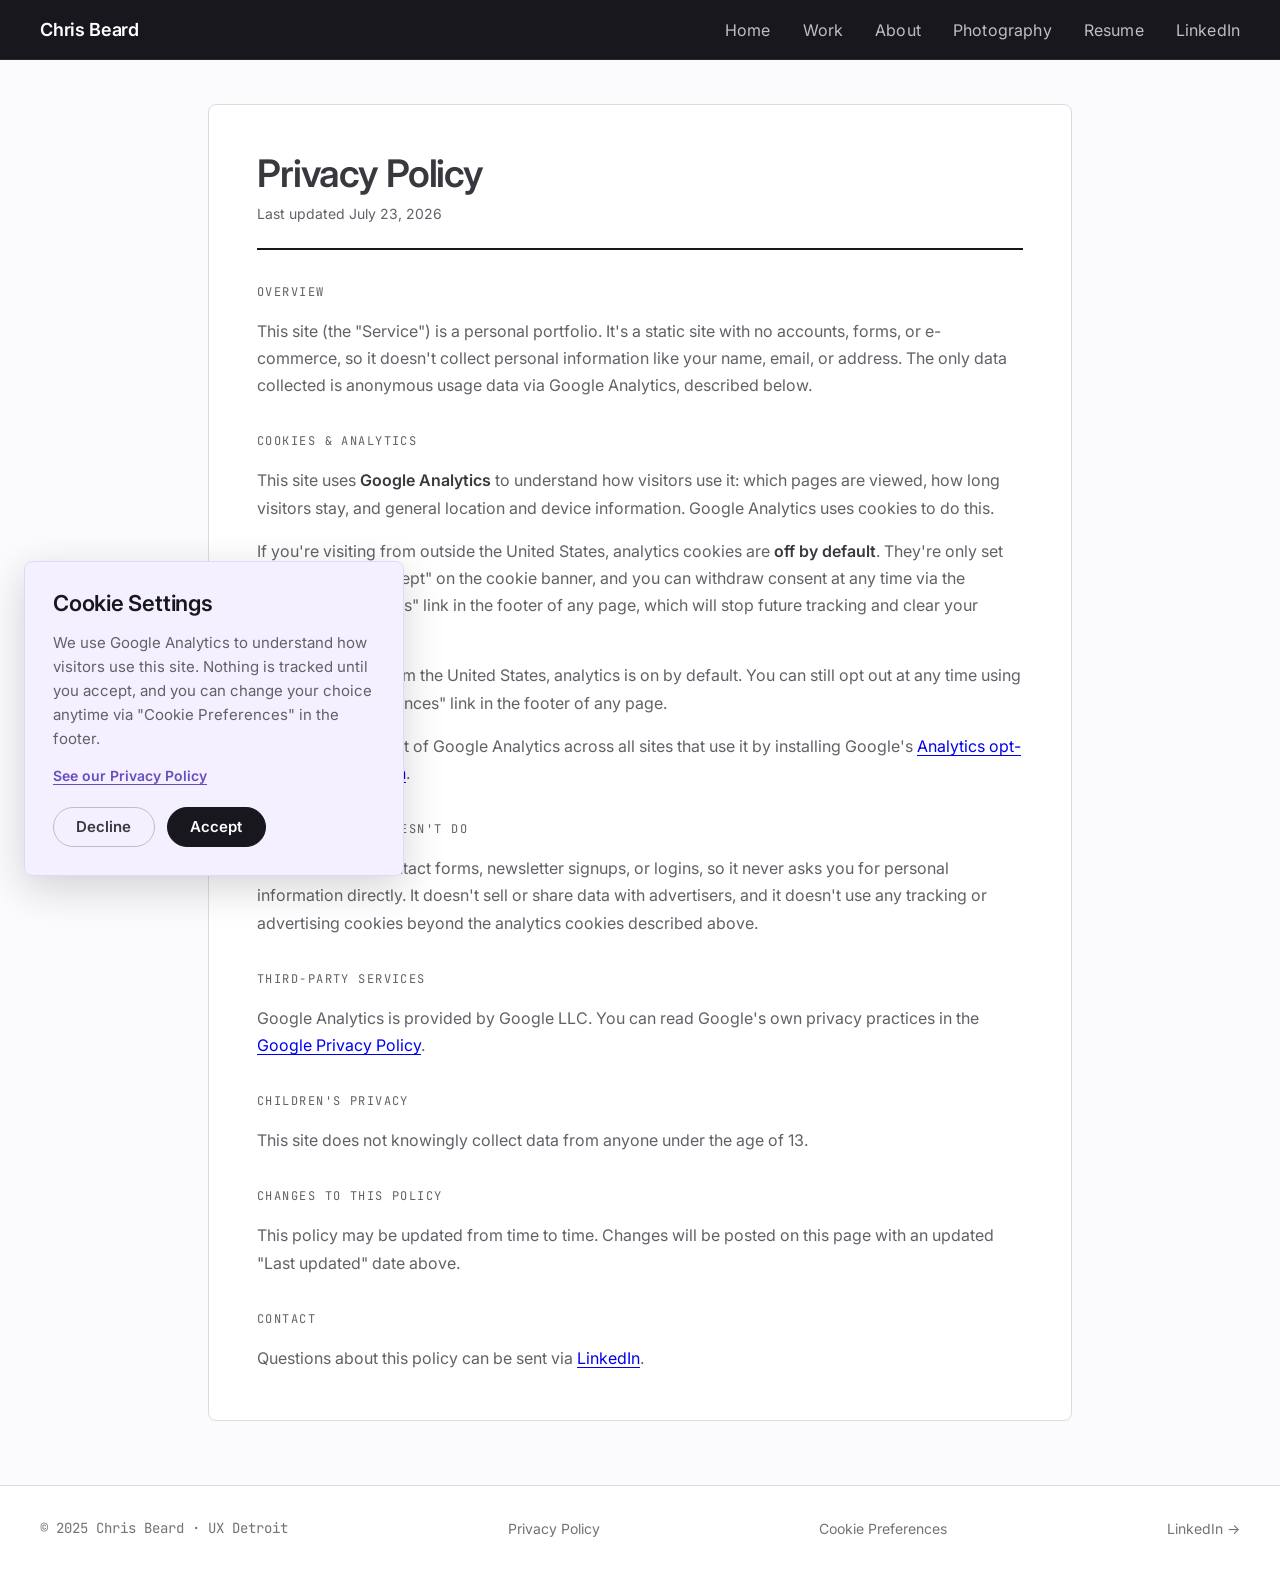
<file: privacy.html>
<!DOCTYPE html>
<html lang="en">
<head>
<meta charset="UTF-8">
<meta name="viewport" content="width=device-width, initial-scale=1.0">
<!-- Google tag (gtag.js) -->
<script src="consent-boot.js"></script>
<script async src="https://www.googletagmanager.com/gtag/js?id=G-MFQD566YZS"></script>
<script>
  window.dataLayer = window.dataLayer || [];
  function gtag(){dataLayer.push(arguments);}
  var consent = window.CookieConsent;
  gtag('consent', 'default', consent ? consent.signals(consent.defaultState())
    : { analytics_storage: 'denied', ad_storage: 'denied', ad_user_data: 'denied', ad_personalization: 'denied' });
  gtag('js', new Date());
  gtag('config', 'G-MFQD566YZS');
</script>
<title>Privacy Policy | Chris Beard</title>
<link rel="icon" href="favicon.svg" type="image/svg+xml">
<link rel="icon" href="favicon-32.png" type="image/png" sizes="32x32">
<link rel="apple-touch-icon" href="apple-touch-icon.png">
<link rel="preconnect" href="https://fonts.googleapis.com">
<link rel="preconnect" href="https://fonts.gstatic.com" crossorigin>
<link href="https://fonts.googleapis.com/css2?family=Inter:ital,wght@0,400;0,600;1,400;1,600&family=JetBrains+Mono:ital,wght@0,400;0,600;1,400&display=swap" rel="stylesheet">
<link rel="stylesheet" href="styles.css">
</head>
<body>

<a class="skip-nav" href="#main-content">Skip to main content</a>

<nav aria-label="Main navigation">
  <div class="nav-inner">
  <a class="nav-logo" href="index.html">Chris Beard</a>
  <button class="nav-toggle" type="button" aria-expanded="false" aria-controls="nav-links" aria-label="Open menu">
    <span class="nav-toggle-bar"></span>
    <span class="nav-toggle-bar"></span>
    <span class="nav-toggle-bar"></span>
  </button>
  <ul class="nav-links" id="nav-links">
    <li><a href="index.html">Home</a></li>
    <li><a href="work.html">Work</a></li>
    <li><a href="about.html">About</a></li>
    <li><a href="photography.html">Photography</a></li>
    <li><a href="resume.html">Resume</a></li>
    <li><a href="https://www.linkedin.com/in/beard02/" target="_blank" rel="noopener">LinkedIn</a></li>
  </ul>
  </div>
</nav>

<main id="main-content" class="resume-page">
<div class="resume-shell">
  <div class="resume-card">
  <div class="resume-header">
  <div>
    <h1 class="resume-h1">Privacy Policy</h1>
    <p class="resume-sub">Last updated July 23, 2026</p>
  </div>
</div>

  <div class="resume-section">
    <p class="resume-section-title">Overview</p>
    <p class="cs-body-text">This site (the "Service") is a personal portfolio. It's a static site with no accounts, forms, or e-commerce, so it doesn't collect personal information like your name, email, or address. The only data collected is anonymous usage data via Google Analytics, described below.</p>
  </div>

  <div class="resume-section">
    <p class="resume-section-title">Cookies & Analytics</p>
    <p class="cs-body-text">This site uses <strong>Google Analytics</strong> to understand how visitors use it: which pages are viewed, how long visitors stay, and general location and device information. Google Analytics uses cookies to do this.</p>
    <p class="cs-body-text">If you're visiting from outside the United States, analytics cookies are <strong>off by default</strong>. They're only set after you click "Accept" on the cookie banner, and you can withdraw consent at any time via the "Cookie Preferences" link in the footer of any page, which will stop future tracking and clear your choice.</p>
    <p class="cs-body-text">If you're visiting from the United States, analytics is on by default. You can still opt out at any time using the "Cookie Preferences" link in the footer of any page.</p>
    <p class="cs-body-text">You can also opt out of Google Analytics across all sites that use it by installing Google's <a href="https://tools.google.com/dlpage/gaoptout" target="_blank" rel="noopener">Analytics opt-out browser add-on</a>.</p>
  </div>

  <div class="resume-section">
    <p class="resume-section-title">What This Site Doesn't Do</p>
    <p class="cs-body-text">This site has no contact forms, newsletter signups, or logins, so it never asks you for personal information directly. It doesn't sell or share data with advertisers, and it doesn't use any tracking or advertising cookies beyond the analytics cookies described above.</p>
  </div>

  <div class="resume-section">
    <p class="resume-section-title">Third-Party Services</p>
    <p class="cs-body-text">Google Analytics is provided by Google LLC. You can read Google's own privacy practices in the <a href="https://policies.google.com/privacy" target="_blank" rel="noopener">Google Privacy Policy</a>.</p>
  </div>

  <div class="resume-section">
    <p class="resume-section-title">Children's Privacy</p>
    <p class="cs-body-text">This site does not knowingly collect data from anyone under the age of 13.</p>
  </div>

  <div class="resume-section">
    <p class="resume-section-title">Changes to This Policy</p>
    <p class="cs-body-text">This policy may be updated from time to time. Changes will be posted on this page with an updated "Last updated" date above.</p>
  </div>

  <div class="resume-section">
    <p class="resume-section-title">Contact</p>
    <p class="cs-body-text">Questions about this policy can be sent via <a href="https://www.linkedin.com/in/beard02/" target="_blank" rel="noopener">LinkedIn</a>.</p>
  </div>

</div>
</div>
</main>
<footer aria-label="Site footer">
  <div class="footer-inner">
    <span class="footer-copy">© 2025 Chris Beard · UX Detroit</span>
    <a class="footer-link" href="privacy.html" aria-current="page">Privacy Policy</a>
    <button class="footer-link cookie-prefs-link" type="button">Cookie Preferences</button>
    <a class="footer-link" href="https://www.linkedin.com/in/beard02/" target="_blank" rel="noopener">LinkedIn →</a>
  </div>
</footer>
<div id="cookie-banner" class="cookie-banner" role="region" aria-label="Cookie consent" hidden>
  <p class="cookie-banner-title">Cookie Settings</p>
  <p class="cookie-banner-text">We use Google Analytics to understand how visitors use this site. Nothing is tracked until you accept, and you can change your choice anytime via "Cookie Preferences" in the footer.</p>
  <a class="cookie-banner-link" href="privacy.html">See our Privacy Policy</a>
  <div class="cookie-banner-actions">
    <button id="cookie-decline" class="cookie-btn" type="button">Decline</button>
    <button id="cookie-accept" class="cookie-btn cookie-btn-accept" type="button">Accept</button>
  </div>
</div>
<script src="nav.js"></script>
<script src="consent.js"></script>
</body>
</html>
</file>
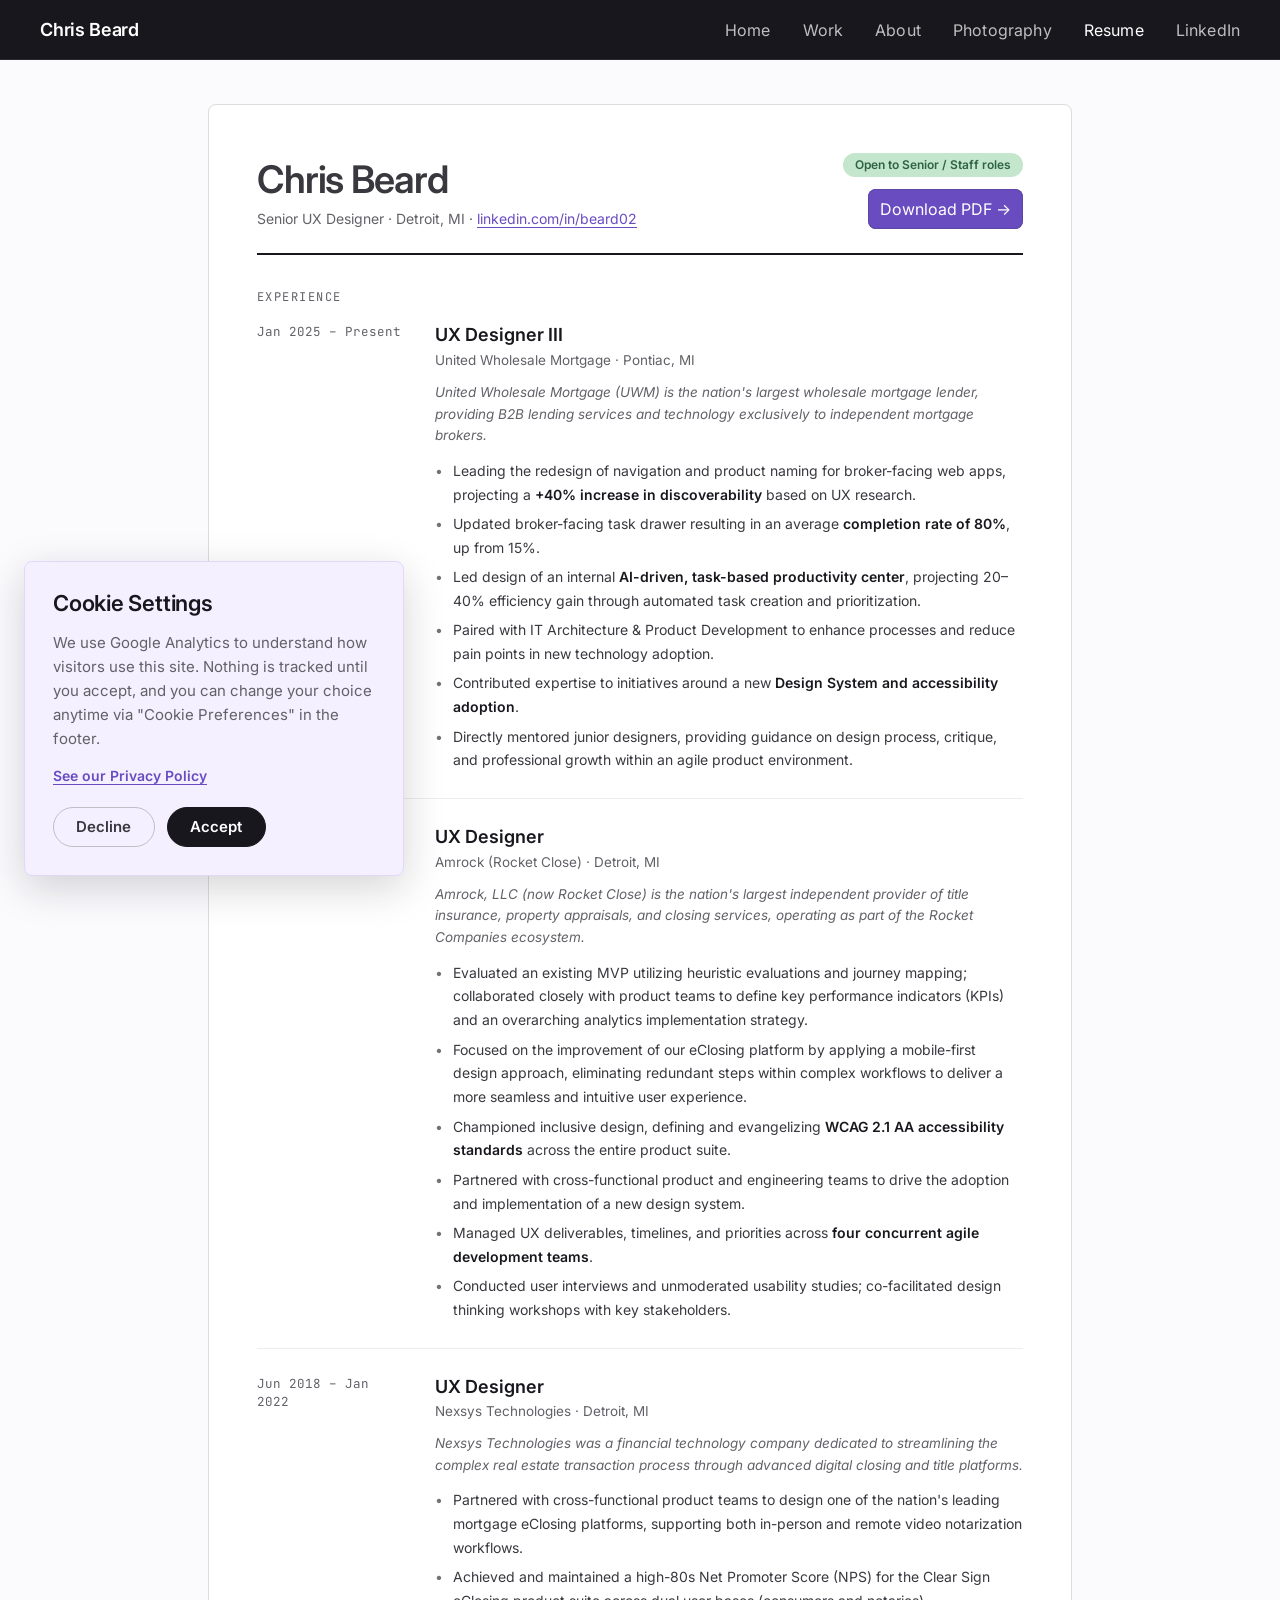
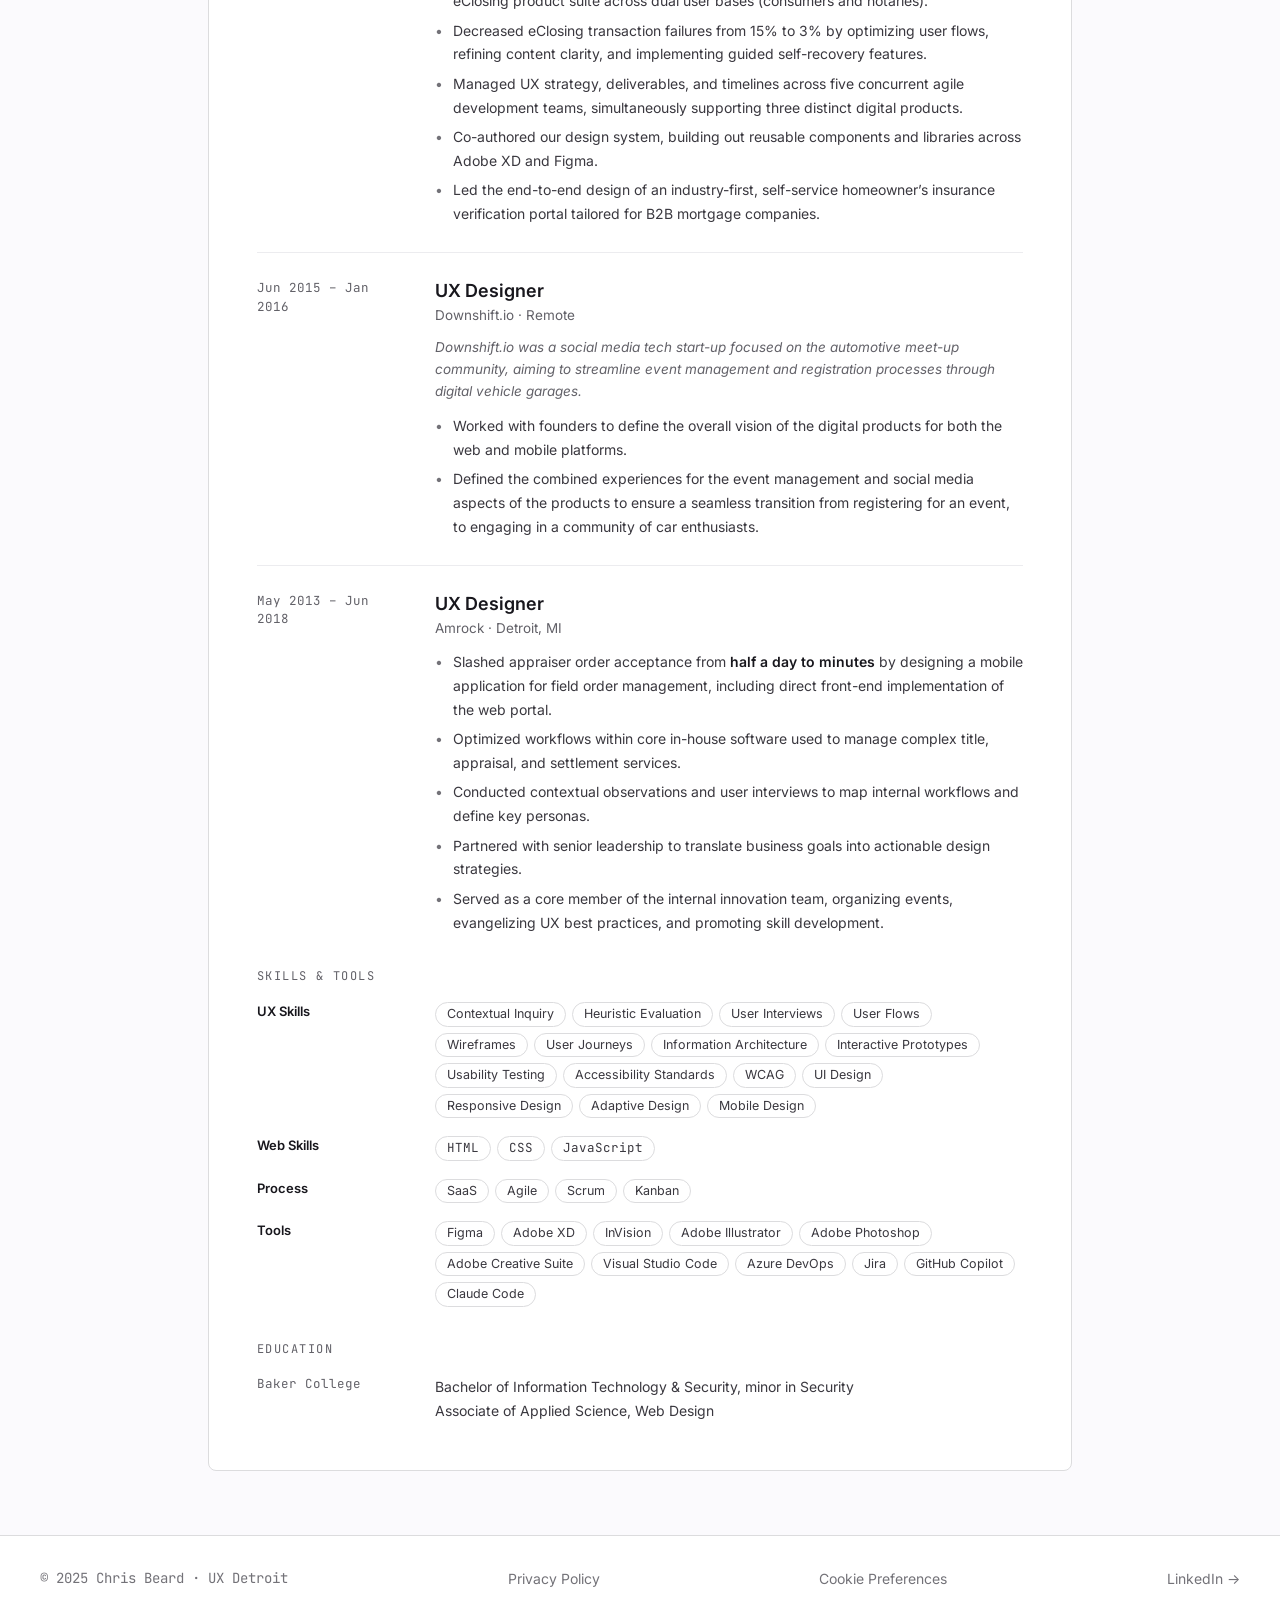
<file: resume.html>
<!DOCTYPE html>
<html lang="en">
<head>
<meta charset="UTF-8">
<meta name="viewport" content="width=device-width, initial-scale=1.0">
<!-- Google tag (gtag.js) -->
<script src="consent-boot.js"></script>
<script async src="https://www.googletagmanager.com/gtag/js?id=G-MFQD566YZS"></script>
<script>
  window.dataLayer = window.dataLayer || [];
  function gtag(){dataLayer.push(arguments);}
  var consent = window.CookieConsent;
  gtag('consent', 'default', consent ? consent.signals(consent.defaultState())
    : { analytics_storage: 'denied', ad_storage: 'denied', ad_user_data: 'denied', ad_personalization: 'denied' });
  gtag('js', new Date());
  gtag('config', 'G-MFQD566YZS');
</script>
<title>Resume | Chris Beard</title>
<link rel="icon" href="favicon.svg" type="image/svg+xml">
<link rel="icon" href="favicon-32.png" type="image/png" sizes="32x32">
<link rel="apple-touch-icon" href="apple-touch-icon.png">
<link rel="preconnect" href="https://fonts.googleapis.com">
<link rel="preconnect" href="https://fonts.gstatic.com" crossorigin>
<link href="https://fonts.googleapis.com/css2?family=Inter:ital,wght@0,400;0,600;1,400;1,600&family=JetBrains+Mono:ital,wght@0,400;0,600;1,400&display=swap" rel="stylesheet">
<link rel="stylesheet" href="styles.css">
</head>
<body>

<a class="skip-nav" href="#main-content">Skip to main content</a>

<nav aria-label="Main navigation">
  <div class="nav-inner">
  <a class="nav-logo" href="index.html">Chris Beard</a>
  <button class="nav-toggle" type="button" aria-expanded="false" aria-controls="nav-links" aria-label="Open menu">
    <span class="nav-toggle-bar"></span>
    <span class="nav-toggle-bar"></span>
    <span class="nav-toggle-bar"></span>
  </button>
  <ul class="nav-links" id="nav-links">
    <li><a href="index.html">Home</a></li>
    <li><a href="work.html">Work</a></li>
    <li><a href="about.html">About</a></li>
    <li><a href="photography.html">Photography</a></li>
    <li><a href="resume.html" aria-current="page" class="nav-active">Resume</a></li>
    <li><a href="https://www.linkedin.com/in/beard02/" target="_blank" rel="noopener">LinkedIn</a></li>
  </ul>
  </div>
</nav>

<main id="main-content" class="resume-page">
<div class="resume-shell">
  <div class="resume-card">
  <div class="resume-header">
    <div>
      <h1 class="resume-h1">Chris Beard</h1>
      <p class="resume-sub">Senior UX Designer · Detroit, MI · <a href="https://www.linkedin.com/in/beard02/" target="_blank" rel="noopener" style="color:var(--accent);">linkedin.com/in/beard02</a></p>
    </div>
    <div class="resume-actions">
      <span class="resume-status">Open to Senior / Staff roles</span>
      <a href="https://cdn.prod.website-files.com/657235eab95ad436f5d0ef59/69a52b93fa507fe3a2e2536a_Chris_Beard_Public_Resume.pdf" target="_blank" rel="noopener" class="btn-primary" style="white-space:nowrap; text-decoration:none;">Download PDF →</a>
    </div>
  </div>
    <div class="resume-section">
      <p class="resume-section-title">Experience</p>

      <div class="resume-entry">
        <div class="resume-date">Jan 2025 – Present</div>
        <div>
          <p class="resume-role">UX Designer III</p>
          <p class="resume-co">United Wholesale Mortgage · Pontiac, MI</p>
          <p class="resume-co-desc">United Wholesale Mortgage (UWM) is the nation's largest wholesale mortgage lender, providing B2B lending services and technology exclusively to independent mortgage brokers.</p>
          <ul class="resume-bullets">
            <li>Leading the redesign of navigation and product naming for broker-facing web apps, projecting a <strong>+40% increase in discoverability</strong> based on UX research.</li>
            <li>Updated broker-facing task drawer resulting in an average <strong>completion rate of 80%</strong>, up from 15%.</li>
            <li>Led design of an internal <strong>AI-driven, task-based productivity center</strong>, projecting 20–40% efficiency gain through automated task creation and prioritization.</li>
            <li>Paired with IT Architecture & Product Development to enhance processes and reduce pain points in new technology adoption.</li>
            <li>Contributed expertise to initiatives around a new <strong>Design System and accessibility adoption</strong>.</li>
            <li>Directly mentored junior designers, providing guidance on design process, critique, and professional growth within an agile product environment.</li>
          </ul>
        </div>
      </div>

      <div class="resume-entry">
        <div class="resume-date">Jan 2022 – Dec 2022</div>
        <div>
          <p class="resume-role">UX Designer</p>
          <p class="resume-co">Amrock (Rocket Close) · Detroit, MI</p>
          <p class="resume-co-desc">Amrock, LLC (now Rocket Close) is the nation's largest independent provider of title insurance, property appraisals, and closing services, operating as part of the Rocket Companies ecosystem.</p>
          <ul class="resume-bullets">
            <li>Evaluated an existing MVP utilizing heuristic evaluations and journey mapping; collaborated closely with product teams to define key performance indicators (KPIs) and an overarching analytics implementation strategy.</li>
            <li>Focused on the improvement of our eClosing platform by applying a mobile-first design approach, eliminating redundant steps within complex workflows to deliver a more seamless and intuitive user experience. </li>
            <li>Championed inclusive design, defining and evangelizing <strong>WCAG 2.1 AA accessibility standards</strong> across the entire product suite.</li>
            <li>Partnered with cross-functional product and engineering teams to drive the adoption and implementation of a new design system.</li>
            <li>Managed UX deliverables, timelines, and priorities across <strong>four concurrent agile development teams</strong>.</li>
            <li>Conducted user interviews and unmoderated usability studies; co-facilitated design thinking workshops with key stakeholders.</li>
          </ul>
        </div>
      </div>

      <div class="resume-entry">
        <div class="resume-date">Jun 2018 – Jan 2022</div>
        <div>
          <p class="resume-role">UX Designer</p>
          <p class="resume-co">Nexsys Technologies · Detroit, MI</p>
          <p class="resume-co-desc">Nexsys Technologies was a financial technology company dedicated to streamlining the complex real estate transaction process through advanced digital closing and title platforms.</p>
          <ul class="resume-bullets">
            <li>Partnered with cross-functional product teams to design one of the nation's leading mortgage eClosing platforms, supporting both in-person and remote video notarization workflows.</li>
            <li>Achieved and maintained a high-80s Net Promoter Score (NPS) for the Clear Sign eClosing product suite across dual user bases (consumers and notaries).</li>
            <li>Decreased eClosing transaction failures from 15% to 3% by optimizing user flows, refining content clarity, and implementing guided self-recovery features.</li>
            <li>Managed UX strategy, deliverables, and timelines across five concurrent agile development teams, simultaneously supporting three distinct digital products. </li>
            <li>Co-authored our  design system, building out reusable components and libraries across Adobe XD and Figma.</li>
            <li>Led the end-to-end design of an industry-first, self-service homeowner’s insurance verification portal tailored for B2B mortgage companies.</li>
          </ul>
        </div>
      </div>

      <div class="resume-entry">
        <div class="resume-date">Jun 2015 – Jan 2016</div>
        <div>
          <p class="resume-role">UX Designer</p>
          <p class="resume-co">Downshift.io · Remote</p>
          <p class="resume-co-desc">Downshift.io was a social media tech start-up focused on the automotive meet-up community, aiming to streamline event management and registration processes through digital vehicle garages.</p>
          <ul class="resume-bullets">
            <li>Worked with founders to define the overall vision of the digital products for both the web and mobile platforms.</li>
            <li>Defined the combined experiences for the event management and social media aspects of the products to ensure a seamless transition from registering for an event, to engaging in a community of car enthusiasts.</li>
          </ul>
        </div>
      </div>

      <div class="resume-entry">
        <div class="resume-date">May 2013 – Jun 2018</div>
        <div>
          <p class="resume-role">UX Designer</p>
          <p class="resume-co">Amrock · Detroit, MI</p>
          <ul class="resume-bullets">
            <li>Slashed appraiser order acceptance from <strong>half a day to minutes</strong> by designing a mobile application for field order management, including direct front-end implementation of the web portal.</li>
            <li>Optimized workflows within core in-house software used to manage complex title, appraisal, and settlement services.</li>
            <li>Conducted contextual observations and user interviews to map internal workflows and define key personas.</li>
            <li>Partnered with senior leadership to translate business goals into actionable design strategies.</li>
            <li>Served as a core member of the internal innovation team, organizing events, evangelizing UX best practices, and promoting skill development.</li>
          </ul>
        </div>
      </div>
    </div>

    <div class="resume-section">
      <p class="resume-section-title">Skills & Tools</p>
      <div class="skills-grid">
        <div class="skills-row">
          <p class="skills-col-title">UX Skills</p>
          <div class="skill-tags"><span class="skill-tag">Contextual Inquiry</span><span class="skill-tag">Heuristic Evaluation</span><span class="skill-tag">User Interviews</span><span class="skill-tag">User Flows</span><span class="skill-tag">Wireframes</span><span class="skill-tag">User Journeys</span><span class="skill-tag">Information Architecture</span><span class="skill-tag">Interactive Prototypes</span><span class="skill-tag">Usability Testing</span><span class="skill-tag">Accessibility Standards</span><span class="skill-tag">WCAG</span><span class="skill-tag">UI Design</span><span class="skill-tag">Responsive Design</span><span class="skill-tag">Adaptive Design</span><span class="skill-tag">Mobile Design</span></div>
        </div>
        <div class="skills-row">
          <p class="skills-col-title">Web Skills</p>
          <div class="skill-tags"><span class="skill-tag skill-tag-mono">HTML</span><span class="skill-tag skill-tag-mono">CSS</span><span class="skill-tag skill-tag-mono">JavaScript</span></div>
        </div>
        <div class="skills-row">
          <p class="skills-col-title">Process</p>
          <div class="skill-tags"><span class="skill-tag">SaaS</span><span class="skill-tag">Agile</span><span class="skill-tag">Scrum</span><span class="skill-tag">Kanban</span></div>
        </div>
        <div class="skills-row">
          <p class="skills-col-title">Tools</p>
          <div class="skill-tags"><span class="skill-tag">Figma</span><span class="skill-tag">Adobe XD</span><span class="skill-tag">InVision</span><span class="skill-tag">Adobe Illustrator</span><span class="skill-tag">Adobe Photoshop</span><span class="skill-tag">Adobe Creative Suite</span><span class="skill-tag">Visual Studio Code</span><span class="skill-tag">Azure DevOps</span><span class="skill-tag">Jira</span><span class="skill-tag">GitHub Copilot</span><span class="skill-tag">Claude Code</span></div>
        </div>
      </div>
    </div>

    <div class="resume-section">
      <p class="resume-section-title">Education</p>
      <div class="resume-entry">
        <div class="resume-date">Baker College</div>
        <div>
          <p class="resume-edu">Bachelor of Information Technology &amp; Security, minor in Security<br>Associate of Applied Science, Web Design</p>
        </div>
      </div>
    </div>
  </div>
</div>

<!-- ═══════ JS ═══════ -->
<script>
  const allPages = ['home','work','resume'];
  const allCS = ['uwm','clearsign','wcag','nexsys','downshift','appraisals'];

  function showPage(id) {
    allPages.forEach(p => document.getElementById('page-' + p).classList.remove('active'));
    allCS.forEach(c => document.getElementById('cs-' + c).classList.remove('active'));
    const el = document.getElementById('page-' + id);
    if (el) el.classList.add('active');
    window.scrollTo({ top: 0, behavior: 'smooth' });
  }

  function showCaseStudy(slug) {
    allPages.forEach(p => document.getElementById('page-' + p).classList.remove('active'));
    allCS.forEach(c => document.getElementById('cs-' + c).classList.remove('active'));
    const el = document.getElementById('cs-' + slug);
    if (el) el.classList.add('active');
    window.scrollTo({ top: 0, behavior: 'smooth' });
  }
</script>
</main>
<footer aria-label="Site footer">
  <div class="footer-inner">
    <span class="footer-copy">© 2025 Chris Beard · UX Detroit</span>
    <a class="footer-link" href="privacy.html">Privacy Policy</a>
    <button class="footer-link cookie-prefs-link" type="button">Cookie Preferences</button>
    <a class="footer-link" href="https://www.linkedin.com/in/beard02/" target="_blank" rel="noopener">LinkedIn →</a>
  </div>
</footer>
<div id="cookie-banner" class="cookie-banner" role="region" aria-label="Cookie consent" hidden>
  <p class="cookie-banner-title">Cookie Settings</p>
  <p class="cookie-banner-text">We use Google Analytics to understand how visitors use this site. Nothing is tracked until you accept, and you can change your choice anytime via "Cookie Preferences" in the footer.</p>
  <a class="cookie-banner-link" href="privacy.html">See our Privacy Policy</a>
  <div class="cookie-banner-actions">
    <button id="cookie-decline" class="cookie-btn" type="button">Decline</button>
    <button id="cookie-accept" class="cookie-btn cookie-btn-accept" type="button">Accept</button>
  </div>
</div>
<script src="nav.js"></script>
<script src="consent.js"></script>
</body>
</html>
</file>
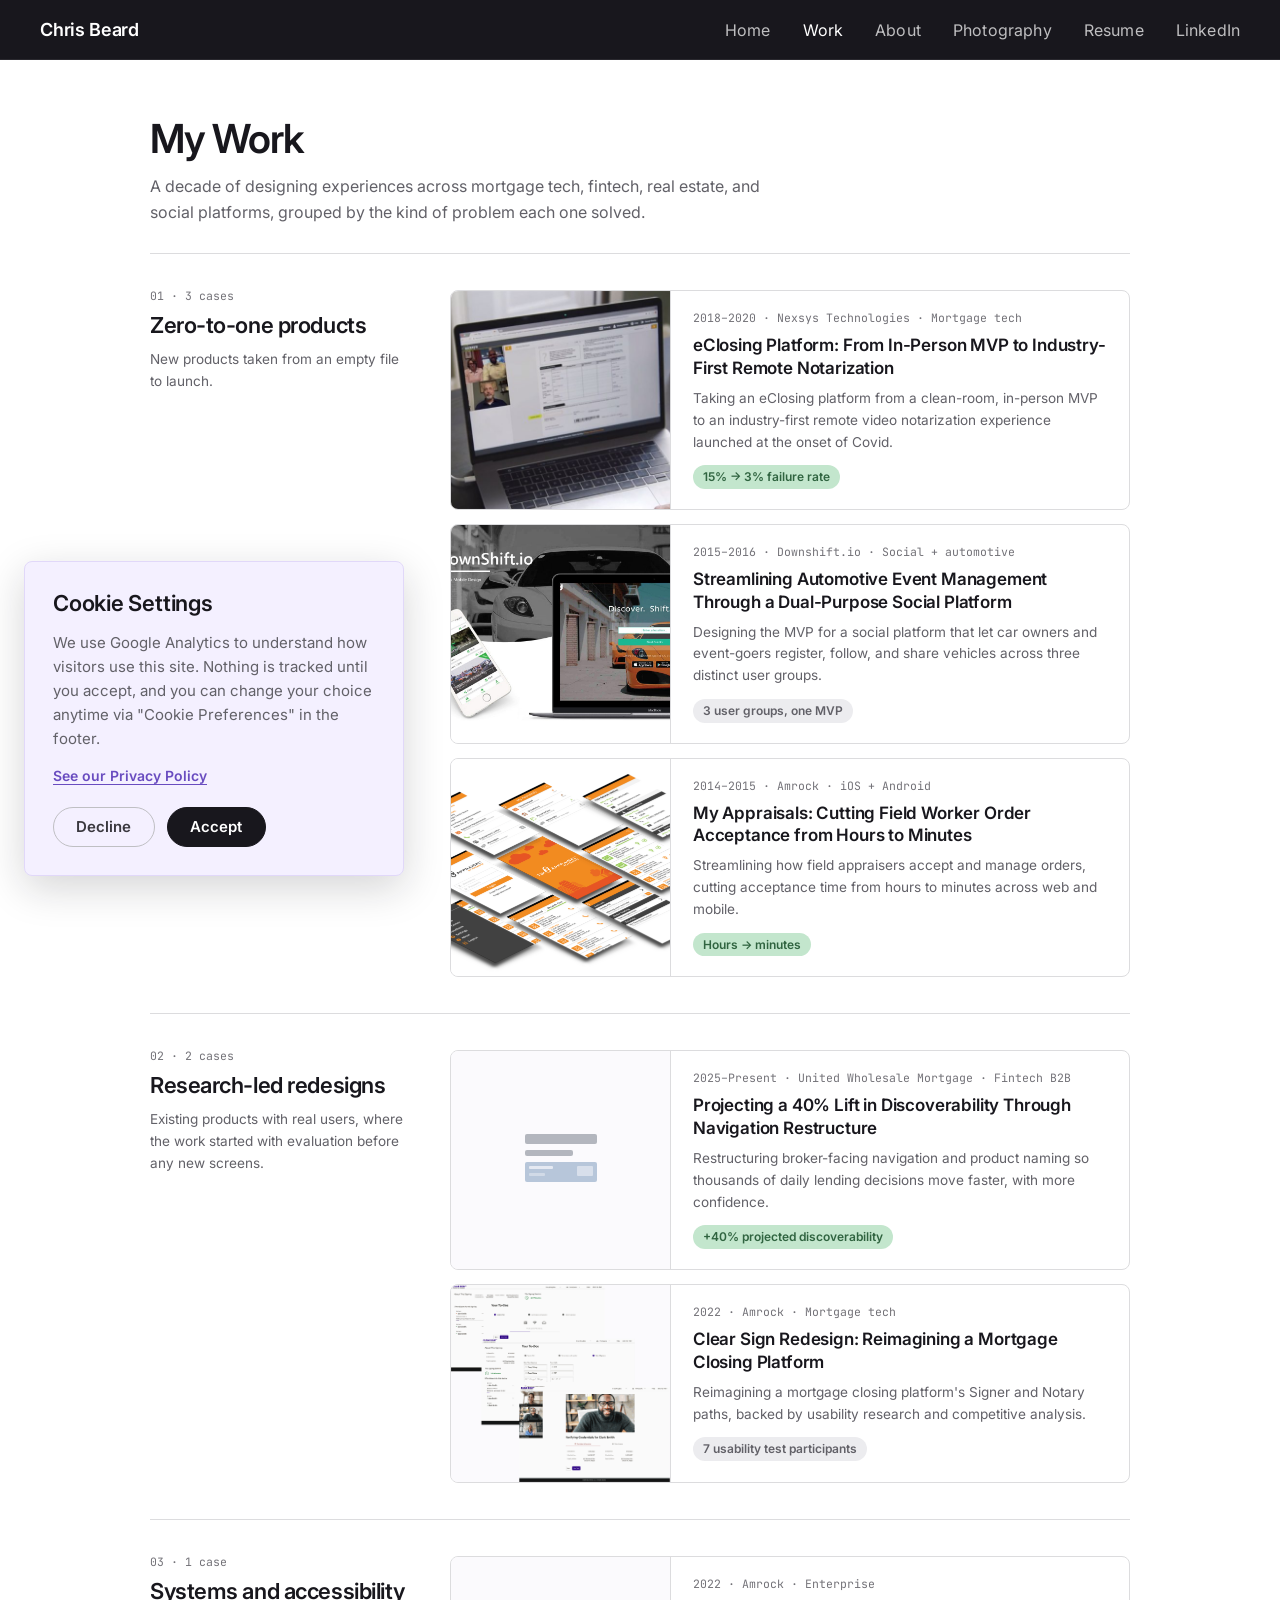
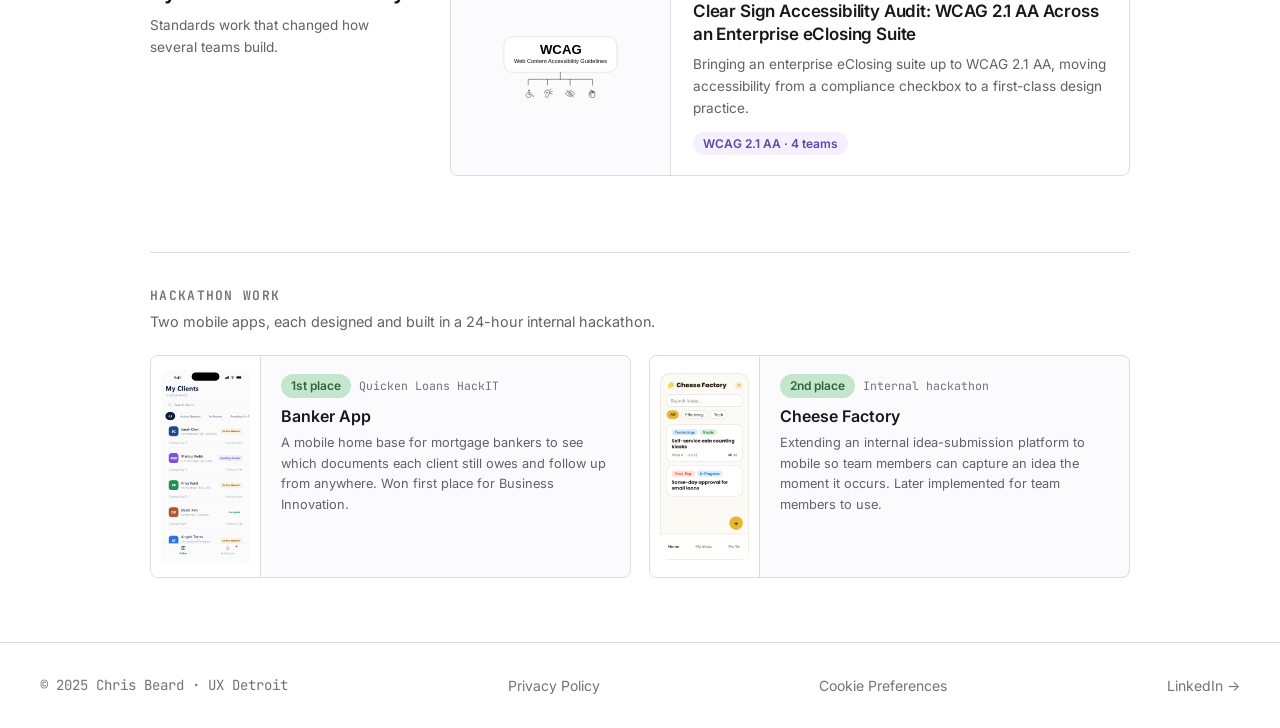
<file: work.html>
<!DOCTYPE html>
<html lang="en">
<head>
<meta charset="UTF-8">
<meta name="viewport" content="width=device-width, initial-scale=1.0">
<!-- Google tag (gtag.js) -->
<script src="consent-boot.js"></script>
<script async src="https://www.googletagmanager.com/gtag/js?id=G-MFQD566YZS"></script>
<script>
  window.dataLayer = window.dataLayer || [];
  function gtag(){dataLayer.push(arguments);}
  var consent = window.CookieConsent;
  gtag('consent', 'default', consent ? consent.signals(consent.defaultState())
    : { analytics_storage: 'denied', ad_storage: 'denied', ad_user_data: 'denied', ad_personalization: 'denied' });
  gtag('js', new Date());
  gtag('config', 'G-MFQD566YZS');
</script>
<title>Work | Chris Beard</title>
<link rel="icon" href="favicon.svg" type="image/svg+xml">
<link rel="icon" href="favicon-32.png" type="image/png" sizes="32x32">
<link rel="apple-touch-icon" href="apple-touch-icon.png">
<link rel="preconnect" href="https://fonts.googleapis.com">
<link rel="preconnect" href="https://fonts.gstatic.com" crossorigin>
<link href="https://fonts.googleapis.com/css2?family=Inter:ital,wght@0,400;0,600;1,400;1,600&family=JetBrains+Mono:ital,wght@0,400;0,600;1,400&display=swap" rel="stylesheet">
<link rel="stylesheet" href="styles.css">
</head>
<body>

<a class="skip-nav" href="#main-content">Skip to main content</a>

<nav aria-label="Main navigation">
  <div class="nav-inner">
  <a class="nav-logo" href="index.html">Chris Beard</a>
  <button class="nav-toggle" type="button" aria-expanded="false" aria-controls="nav-links" aria-label="Open menu">
    <span class="nav-toggle-bar"></span>
    <span class="nav-toggle-bar"></span>
    <span class="nav-toggle-bar"></span>
  </button>
  <ul class="nav-links" id="nav-links">
    <li><a href="index.html">Home</a></li>
    <li><a href="work.html" aria-current="page" class="nav-active">Work</a></li>
    <li><a href="about.html">About</a></li>
    <li><a href="photography.html">Photography</a></li>
    <li><a href="resume.html">Resume</a></li>
    <li><a href="https://www.linkedin.com/in/beard02/" target="_blank" rel="noopener">LinkedIn</a></li>
  </ul>
  </div>
</nav>

<main id="main-content">
  <div class="work-header">
    <h1 class="work-h1">My Work</h1>
    <p class="work-sub">A decade of designing experiences across mortgage tech, fintech, real estate, and social platforms, grouped by the kind of problem each one solved.</p>
  </div>

  <div class="work-groups">
    <section class="work-group" aria-labelledby="group-zero">
      <div class="work-group-head">
        <p class="work-group-count">01 · 3 cases</p>
        <h2 class="work-group-title" id="group-zero">Zero-to-one products</h2>
        <p class="work-group-desc">New products taken from an empty file to launch.</p>
      </div>
      <div class="work-group-list">
        <a class="work-item" href="cs-nexsys.html">
          <div class="work-item-media">
            <img src="images/nexsys-ron.jpg" alt="" loading="lazy">
          </div>
          <div class="work-item-body">
            <p class="work-item-meta">2018–2020 · Nexsys Technologies · Mortgage tech</p>
            <h3 class="work-item-title">eClosing Platform: From In-Person MVP to Industry-First Remote Notarization</h3>
            <p class="work-item-desc">Taking an eClosing platform from a clean-room, in-person MVP to an industry-first remote video notarization experience launched at the onset of Covid.</p>
            <span class="work-chip work-chip--success">15% → 3% failure rate</span>
          </div>
        </a>

        <a class="work-item" href="cs-downshift.html">
          <div class="work-item-media">
            <img src="images/downshift-hero.jpg" alt="" loading="lazy">
          </div>
          <div class="work-item-body">
            <p class="work-item-meta">2015–2016 · Downshift.io · Social + automotive</p>
            <h3 class="work-item-title">Streamlining Automotive Event Management Through a Dual-Purpose Social Platform</h3>
            <p class="work-item-desc">Designing the MVP for a social platform that let car owners and event-goers register, follow, and share vehicles across three distinct user groups.</p>
            <span class="work-chip">3 user groups, one MVP</span>
          </div>
        </a>

        <a class="work-item" href="cs-appraisals.html">
          <div class="work-item-media">
            <img src="images/myappraisals-hero.png" alt="" loading="lazy">
          </div>
          <div class="work-item-body">
            <p class="work-item-meta">2014–2015 · Amrock · iOS + Android</p>
            <h3 class="work-item-title">My Appraisals: Cutting Field Worker Order Acceptance from Hours to Minutes</h3>
            <p class="work-item-desc">Streamlining how field appraisers accept and manage orders, cutting acceptance time from hours to minutes across web and mobile.</p>
            <span class="work-chip work-chip--success">Hours → minutes</span>
          </div>
        </a>
      </div>
    </section>

    <section class="work-group" aria-labelledby="group-research">
      <div class="work-group-head">
        <p class="work-group-count">02 · 2 cases</p>
        <h2 class="work-group-title" id="group-research">Research-led redesigns</h2>
        <p class="work-group-desc">Existing products with real users, where the work started with evaluation before any new screens.</p>
      </div>
      <div class="work-group-list">
        <a class="work-item" href="cs-uwm.html">
          <div class="work-item-media work-item-media--contain">
            <svg width="80" height="60" viewBox="0 0 80 60" fill="none" opacity="0.3" aria-hidden="true"><rect x="4" y="4" width="72" height="10" rx="2" fill="#0F1C2E"/><rect x="4" y="20" width="48" height="6" rx="2" fill="#0F1C2E"/><rect x="4" y="32" width="72" height="20" rx="2" fill="#1B4F8A"/><rect x="8" y="36" width="24" height="3" rx="1" fill="#F4F7FB" opacity="0.7"/><rect x="8" y="43" width="16" height="3" rx="1" fill="#F4F7FB" opacity="0.4"/><rect x="56" y="36" width="16" height="10" rx="1" fill="#F4F7FB" opacity="0.5"/></svg>
          </div>
          <div class="work-item-body">
            <p class="work-item-meta">2025–Present · United Wholesale Mortgage · Fintech B2B</p>
            <h3 class="work-item-title">Projecting a 40% Lift in Discoverability Through Navigation Restructure</h3>
            <p class="work-item-desc">Restructuring broker-facing navigation and product naming so thousands of daily lending decisions move faster, with more confidence.</p>
            <span class="work-chip work-chip--success">+40% projected discoverability</span>
          </div>
        </a>

        <a class="work-item" href="cs-clearsign.html">
          <div class="work-item-media">
            <img src="images/clearsign-redesign.png" alt="" loading="lazy">
          </div>
          <div class="work-item-body">
            <p class="work-item-meta">2022 · Amrock · Mortgage tech</p>
            <h3 class="work-item-title">Clear Sign Redesign: Reimagining a Mortgage Closing Platform</h3>
            <p class="work-item-desc">Reimagining a mortgage closing platform's Signer and Notary paths, backed by usability research and competitive analysis.</p>
            <span class="work-chip">7 usability test participants</span>
          </div>
        </a>
      </div>
    </section>

    <section class="work-group" aria-labelledby="group-systems">
      <div class="work-group-head">
        <p class="work-group-count">03 · 1 case</p>
        <h2 class="work-group-title" id="group-systems">Systems and accessibility</h2>
        <p class="work-group-desc">Standards work that changed how several teams build.</p>
      </div>
      <div class="work-group-list">
        <a class="work-item" href="cs-wcag.html">
          <div class="work-item-media work-item-media--contain">
            <img src="images/wcag.svg" alt="" loading="lazy">
          </div>
          <div class="work-item-body">
            <p class="work-item-meta">2022 · Amrock · Enterprise</p>
            <h3 class="work-item-title">Clear Sign Accessibility Audit: WCAG 2.1 AA Across an Enterprise eClosing Suite</h3>
            <p class="work-item-desc">Bringing an enterprise eClosing suite up to WCAG 2.1 AA, moving accessibility from a compliance checkbox to a first-class design practice.</p>
            <span class="work-chip work-chip--brand">WCAG 2.1 AA · 4 teams</span>
          </div>
        </a>
      </div>
    </section>
  </div>

  <section class="work-older" aria-labelledby="older-work">
    <div class="work-older-inner">
      <h2 class="work-older-title" id="older-work">Hackathon work</h2>
      <p class="work-older-desc">Two mobile apps, each designed and built in a 24-hour internal hackathon.</p>
      <div class="work-older-grid">
        <a class="work-mini" href="cs-bankerapp.html">
          <div class="work-mini-media">
            <img src="images/3-client-list.png" alt="" loading="lazy">
          </div>
          <div class="work-mini-body">
            <div class="work-mini-tags"><span class="work-chip work-chip--success">1st place</span><span class="work-mini-event">Quicken Loans HackIT</span></div>
            <h3 class="work-mini-title">Banker App</h3>
            <p class="work-mini-desc">A mobile home base for mortgage bankers to see which documents each client still owes and follow up from anywhere. Won first place for Business Innovation.</p>
          </div>
        </a>

        <a class="work-mini" href="cs-cheesefactory.html">
          <div class="work-mini-media">
            <img src="images/cheesefactory-home-feed.png" alt="" loading="lazy">
          </div>
          <div class="work-mini-body">
            <div class="work-mini-tags"><span class="work-chip work-chip--success">2nd place</span><span class="work-mini-event">Internal hackathon</span></div>
            <h3 class="work-mini-title">Cheese Factory</h3>
            <p class="work-mini-desc">Extending an internal idea-submission platform to mobile so team members can capture an idea the moment it occurs. Later implemented for team members to use.</p>
          </div>
        </a>
      </div>
    </div>
  </section>
</main>
<footer aria-label="Site footer">
  <div class="footer-inner">
    <span class="footer-copy">© 2025 Chris Beard · UX Detroit</span>
    <a class="footer-link" href="privacy.html">Privacy Policy</a>
    <button class="footer-link cookie-prefs-link" type="button">Cookie Preferences</button>
    <a class="footer-link" href="https://www.linkedin.com/in/beard02/" target="_blank" rel="noopener">LinkedIn →</a>
  </div>
</footer>
<div id="cookie-banner" class="cookie-banner" role="region" aria-label="Cookie consent" hidden>
  <p class="cookie-banner-title">Cookie Settings</p>
  <p class="cookie-banner-text">We use Google Analytics to understand how visitors use this site. Nothing is tracked until you accept, and you can change your choice anytime via "Cookie Preferences" in the footer.</p>
  <a class="cookie-banner-link" href="privacy.html">See our Privacy Policy</a>
  <div class="cookie-banner-actions">
    <button id="cookie-decline" class="cookie-btn" type="button">Decline</button>
    <button id="cookie-accept" class="cookie-btn cookie-btn-accept" type="button">Accept</button>
  </div>
</div>
<script src="nav.js"></script>
<script src="consent.js"></script>
</body>
</html>
</file>
<file: styles.css>
@charset "UTF-8";
  :root {
    /* ── Pajamas constants ──────────────────────────────────────────────
       Transcribed from the GitLab Pajamas design system project
       (figma/fig-tokens.css, generated from the Component Library Figma
       file). These are the system's own values: map new tokens onto them
       rather than introducing raw colors. */
    --gl-neutral-0:   #ffffff;
    --gl-neutral-10:  #fbfafd;
    --gl-neutral-50:  #ececef;
    --gl-neutral-100: #dcdcde;
    --gl-neutral-200: #bfbfc3;
    --gl-neutral-400: #89888d;
    --gl-neutral-500: #737278;
    --gl-neutral-600: #626168;
    --gl-neutral-800: #3a383f;
    --gl-neutral-950: #18171d;

    --gl-purple-50:  #f4f0ff;
    --gl-purple-100: #e1d8f9;
    --gl-purple-300: #ac93e6;
    --gl-purple-500: #7b58cf;
    --gl-purple-600: #694cc0;
    --gl-purple-700: #5c47a6;
    --gl-purple-800: #493c83;
    --gl-purple-900: #342d59;

    --gl-green-50:  #ecf4ee;   --gl-green-100: #c3e6cd;
    --gl-green-500: #108548;
    --gl-green-600: #2f7549;   --gl-green-700: #306440;
    --gl-green-900: #1e3e28;
    --gl-blue-50:   #e9f3fc;   --gl-blue-500:   #1f75cb;   --gl-blue-900:   #213454;
    --gl-orange-50: #fdf1dd;   --gl-orange-500: #ab6100;   --gl-orange-600: #995715;
    --gl-orange-900: #532e16;
    --gl-red-50:    #fcf1ef;   --gl-red-500:    #dd2b0e;   --gl-red-600:    #c02f12;
    --gl-red-900:   #582014;

    /* Pajamas ships two weights only: 400 body, 600 headings and labels. */
    --gl-shadow-color: rgba(5,5,6,0.16);
    --shadow-lg: 0 4px 16px var(--gl-shadow-color);

    --gl-weight-normal: 400;
    --gl-weight-bold:   600;

    /* ── Site semantics, mapped onto the constants above ───────────────── */

    /* Backgrounds */
    --bg: var(--gl-neutral-0);
    --bg-card: var(--gl-neutral-0);
    --bg-warm: var(--gl-neutral-50);
    --bg-subtle: var(--gl-neutral-10);
    --bg-dark: var(--gl-neutral-950);

    /* Text */
    --ink: var(--gl-neutral-800);
    --ink-2: var(--gl-neutral-600);
    --ink-3: var(--gl-neutral-500);
    --heading: var(--gl-neutral-950);

    /* Accent — purple is Pajamas' brand hue; it carries no status meaning */
    --accent: var(--gl-purple-600);
    --accent-hover: var(--gl-purple-700);
    --accent-light: var(--gl-purple-100);
    --accent-bright: var(--gl-purple-300);
    --accent-2-light: var(--gl-purple-50);

    /* Pajamas feedback.brand — the Mentorship cell on the home page */
    --brand-bg:   var(--gl-purple-50);
    --brand-text: var(--gl-purple-700);

    /* Borders */
    --border: var(--gl-neutral-100);
    --border-strong: var(--gl-neutral-200);

    /* Heatmap tints — surface at the 50 step, text at 600 */
    --tint-danger-bg:  var(--gl-red-50);     --tint-danger-text:  var(--gl-red-600);
    --tint-warning-bg: var(--gl-orange-50);  --tint-warning-text: var(--gl-orange-600);
    --tint-success-bg: var(--gl-green-50);   --tint-success-text: var(--gl-green-600);

    /* Pajamas status.success — the system's own status set (100 / 700) */
    --status-success-bg:   var(--gl-green-100);
    --status-success-text: var(--gl-green-700);

    /* Geometry — border-radius-md (spacing-scale-2) and -lg (spacing-scale-3) */
    --radius: 4px;
    --radius-lg: 8px;

    /* Typography — GitLab Sans/Mono ship no binaries, so the stacks fall back */
    --font-display: 'GitLab Sans', 'Inter', -apple-system, BlinkMacSystemFont, 'Segoe UI', Roboto, 'Noto Sans', sans-serif;
    --font-body:    'GitLab Sans', 'Inter', -apple-system, BlinkMacSystemFont, 'Segoe UI', Roboto, 'Noto Sans', sans-serif;
    --font-mono:    'GitLab Mono', 'JetBrains Mono', 'Menlo', 'DejaVu Sans Mono', 'Liberation Mono', 'Consolas', monospace;

    --transition: 0.22s cubic-bezier(0.4,0,0.2,1);
  }

  *, *::before, *::after { box-sizing: border-box; margin: 0; padding: 0; }
  html { scroll-behavior: smooth; }

  body {
    font-family: var(--font-body);
    background: var(--bg);
    color: var(--ink);
    font-size: 16px;
    line-height: 1.5;
    -webkit-font-smoothing: antialiased;
  }

  /* ── WCAG 2.0 AA FOCUS & ACCESSIBILITY ── */
  .skip-nav {
    position: absolute;
    top: -100%;
    left: 1rem;
    z-index: 9999;
    background: var(--accent);
    color: #ffffff;
    padding: 0.6rem 1.2rem;
    border-radius: var(--radius);
    font-size: 1rem;
    font-weight: var(--gl-weight-bold);
    text-decoration: none;
    transition: top 0s;
  }
  .skip-nav:focus { top: 0.75rem; outline: 3px solid var(--gl-neutral-950); outline-offset: 2px; }

  a:focus-visible, button:focus-visible, [role="button"]:focus-visible, [tabindex]:focus-visible {
    outline: 3px solid var(--accent);
    outline-offset: 3px;
    border-radius: var(--radius);
  }
  a:focus:not(:focus-visible), button:focus:not(:focus-visible) { outline: none; }
  .card:focus-visible { outline: 3px solid var(--accent); outline-offset: 2px; }
  .cs-body-text a, .resume-sub a { text-decoration: underline; text-underline-offset: 3px; }

  /* ── NAV ── */
  nav {
    position: sticky; top: 0; z-index: 100;
    background: var(--bg-dark);
    border-bottom: 1px solid rgba(255,255,255,0.08);
    padding: 0 2.5rem;
    height: 60px;
  }
  .nav-inner {
    max-width: 1200px;
    margin: 0 auto;
    height: 100%;
    display: flex; align-items: center; justify-content: space-between;
  }
  .nav-logo {
    font-family: var(--font-display); font-size: 1.125rem; font-weight: var(--gl-weight-bold);
    color: #ffffff; text-decoration: none; letter-spacing: -0.01em; cursor: pointer;
  }
  .nav-links { display: flex; gap: 2rem; list-style: none; align-items: center; }
  .nav-links a {
    font-size: 1rem; font-weight: var(--gl-weight-normal); color: rgba(255,255,255,0.72);
    text-decoration: none; letter-spacing: 0.01em;
    transition: color var(--transition); cursor: pointer;
  }
  .nav-links a:hover { color: #ffffff; }

  .nav-toggle {
    display: none;
    flex-direction: column;
    justify-content: center;
    align-items: center;
    gap: 5px;
    width: 36px;
    height: 36px;
    padding: 0;
    border: none;
    background: transparent;
    cursor: pointer;
  }
  .nav-toggle-bar {
    display: block;
    width: 20px;
    height: 2px;
    background: #ffffff;
    border-radius: 1px;
    transition: transform var(--transition), opacity var(--transition);
  }
  .nav-toggle[aria-expanded="true"] .nav-toggle-bar:nth-child(1) { transform: translateY(7px) rotate(45deg); }
  .nav-toggle[aria-expanded="true"] .nav-toggle-bar:nth-child(2) { opacity: 0; }
  .nav-toggle[aria-expanded="true"] .nav-toggle-bar:nth-child(3) { transform: translateY(-7px) rotate(-45deg); }

  .nav-cta {
    background: var(--accent) !important; color: #ffffff !important;
    padding: 0.45rem 1.1rem !important; border-radius: var(--radius) !important;
    font-weight: var(--gl-weight-bold) !important; font-size: 1rem !important;
    letter-spacing: 0.01em !important; transition: background var(--transition) !important;
  }
  .nav-cta:hover { background: var(--accent-hover) !important; color: #ffffff !important; }

  /* ── PAGES ── */
  .page { display: none; }
  .page.active { display: block; }

  /* ── HERO ── */
  .hero { padding: 5rem 2.5rem 3rem; max-width: 1200px; margin: 0 auto; }
  .hero-eyebrow {
    font-family: var(--font-mono); font-size: 0.875rem; letter-spacing: 0.10em;
    color: var(--accent); text-transform: uppercase; margin-bottom: 1.5rem;
    display: flex; align-items: center; gap: 0.75rem;
  }
  .hero-eyebrow::before { content: ''; display: inline-block; width: 32px; height: 1px; background: var(--accent); }
  .hero-h1 {
    font-family: var(--font-display); font-size: clamp(2.6rem, 5vw, 4.2rem);
    font-weight: var(--gl-weight-bold); line-height: 1.1; letter-spacing: -0.02em;
    color: var(--heading); max-width: 820px; margin-bottom: 1.5rem;
  }
  .hero-h1 em { font-style: italic; color: var(--accent); }
  .hero-sub {
    font-size: 1.0625rem; color: var(--ink-2);
    line-height: 1.6; margin-bottom: 2.5rem; font-weight: var(--gl-weight-normal);
  }
  .hero-actions { display: flex; align-items: center; gap: 1.25rem; flex-wrap: wrap; margin-bottom: 4rem; }
  /* Pajamas buttons: confirm (primary) and default (secondary). Regular
     weight, 12px side padding, a 1px inset border, and the system's state
     steps — hover one step darker, active two — on a 100ms linear
     transition. Sized one step up from Pajamas' 32px medium, as page CTAs.
     Purple stands in for Pajamas' confirm blue, as it does site-wide. */
  .btn-primary, .btn-ghost {
    display: inline-flex; align-items: center; justify-content: center; gap: 0.5rem;
    padding: 0.625rem 0.75rem; border: 0; border-radius: var(--radius-lg);
    font-family: inherit; font-size: 1rem; line-height: 1.25rem; font-weight: var(--gl-weight-normal);
    text-decoration: none; cursor: pointer;
    transition: color 100ms linear, background-color 100ms linear, box-shadow 100ms linear;
  }
  .btn-primary { background: var(--gl-purple-600); color: var(--gl-neutral-0); box-shadow: inset 0 0 0 1px var(--gl-purple-700); }
  .btn-primary:hover  { background: var(--gl-purple-700); box-shadow: inset 0 0 0 1px var(--gl-purple-900); }
  .btn-primary:active { background: var(--gl-purple-800); box-shadow: inset 0 0 0 1px var(--gl-purple-900); }
  .btn-ghost { background: var(--gl-neutral-0); color: var(--gl-neutral-800); box-shadow: inset 0 0 0 1px var(--gl-neutral-200); }
  .btn-ghost:hover  { background: var(--gl-neutral-50);  box-shadow: inset 0 0 0 1px var(--gl-neutral-400); }
  .btn-ghost:active { background: var(--gl-neutral-100); box-shadow: inset 0 0 0 1px var(--gl-neutral-600); }
  .hero-with-portrait { display: grid; grid-template-columns: 1.1fr 0.9fr; gap: 3rem; align-items: center; }
  .hero-with-portrait .hero-actions { margin-bottom: 0; }
  .hero-portrait { width: 100%; aspect-ratio: 3 / 4; border-radius: var(--radius-lg); overflow: hidden; }
  .hero-portrait img { width: 100%; height: 100%; object-fit: cover; display: block; filter: grayscale(1); }
  .hero-social-links { display: flex; gap: 1rem; align-items: center; }
  .social-link {
    width: 36px; height: 36px; border: 1px solid var(--border-strong);
    border-radius: var(--radius); display: flex; align-items: center; justify-content: center;
    color: var(--ink-2); text-decoration: none; font-size: 1rem;
    font-family: var(--font-mono); font-weight: var(--gl-weight-bold); letter-spacing: 0.02em;
    transition: all var(--transition); cursor: pointer;
  }
  .social-link:hover { border-color: var(--accent); color: var(--accent); background: var(--accent-light); }

  /* ── METRICS STRIP ── */
  .metrics-strip {
    border-top: 1px solid var(--border); border-bottom: 1px solid var(--border);
    padding: 2rem 2.5rem; background: var(--bg-warm); overflow-x: auto;
  }
  .metrics-inner {
    max-width: 1200px; margin: 0 auto;
    display: grid; grid-template-columns: repeat(4, 1fr); gap: 2rem;
  }
  .metric-item { text-align: center; }
  .metric-num {
    font-family: var(--font-display); font-size: 2.5rem; font-weight: var(--gl-weight-bold);
    letter-spacing: -0.02em; color: var(--accent); line-height: 1;
    display: block; margin-bottom: 0.35rem;
  }
  .metric-label { font-size: 0.875rem; color: var(--ink-2); font-family: var(--font-mono); letter-spacing: 0.05em; text-transform: uppercase; line-height: 1.4; }
  .metric-co { font-size: 0.875rem; color: var(--ink-2); margin-top: 0.2rem; display: block; font-family: var(--font-mono); letter-spacing: 0.04em; }

  /* ── BENTO GRID ── */
  .bento-section { padding: 4rem 2.5rem; max-width: 1200px; margin: 0 auto; }
  .section-label {
    font-family: var(--font-mono); font-size: 0.875rem; letter-spacing: 0.10em;
    color: var(--ink-3); text-transform: uppercase; margin-bottom: 2rem;
    display: flex; align-items: center; gap: 0.75rem;
  }
  .section-label::after { content: ''; flex: 1; height: 1px; background: var(--border); max-width: 200px; }
  .bento-grid { display: grid; grid-template-columns: repeat(12, 1fr); gap: 1.25rem; }

  /* ── CARDS ── */
  .card {
    background: var(--bg-card); border: 1px solid var(--border);
    border-radius: var(--radius-lg); overflow: hidden; position: relative;
    transition: border-color var(--transition), transform var(--transition), box-shadow var(--transition);
  }
  .card:hover { border-color: var(--border-strong); transform: translateY(-2px); box-shadow: 0 8px 24px rgba(5,5,6,0.08); }
  .case-card { grid-column: span 4; cursor: pointer; }
  .case-card-large { grid-column: span 8; cursor: pointer; }
  .case-card-med { grid-column: span 6; cursor: pointer; }
  .case-card-inner { padding: 1.75rem; height: 100%; display: flex; flex-direction: column; }

  .card-tag-row { display: flex; gap: 0.5rem; flex-wrap: wrap; margin-bottom: 1.25rem; }
  .tag {
    font-family: var(--font-mono); font-size: 0.75rem; letter-spacing: 0.06em;
    text-transform: uppercase; padding: 0.3rem 0.75rem; border-radius: 2px; font-weight: var(--gl-weight-bold);
  }
  .tag-industry { background: var(--accent-light); color: var(--heading); }
  .tag-platform { background: var(--accent-2-light); color: var(--heading); }
  .tag-year { background: var(--bg-warm); color: var(--ink-2); border: 1px solid var(--border); }

  .card-thumb {
    width: 100%; height: 200px; background: var(--bg-warm); border-radius: var(--radius);
    margin-bottom: 1.25rem; overflow: hidden; position: relative;
  }
  .card-thumb img { width: 100%; height: 100%; object-fit: cover; object-position: top; display: block; }
  .card-thesis {
    font-family: var(--font-display); font-size: 1.25rem; font-weight: var(--gl-weight-bold);
    line-height: 1.3; letter-spacing: -0.01em; color: var(--heading); margin-bottom: 1rem; flex: 1;
  }
  .card-summary { font-size: 0.9375rem; color: var(--ink-2); line-height: 1.6; margin-bottom: 1.25rem; }
  .card-metric-pill {
    display: inline-flex; align-items: center; gap: 0.4rem;
    background: var(--bg-card); border: 1px solid var(--border); border-radius: 2rem;
    padding: 0.3rem 0.8rem; font-family: var(--font-mono); font-size: 0.75rem;
    font-weight: var(--gl-weight-bold); color: var(--accent); margin-right: 0.4rem; margin-bottom: 0.4rem;
  }
  .card-cta {
    display: flex; align-items: center; gap: 0.4rem; font-size: 0.9375rem; font-weight: var(--gl-weight-bold);
    color: var(--ink-3); margin-top: auto; padding-top: 1rem;
    border-top: 1px solid var(--border); transition: color var(--transition);
    text-decoration: none; cursor: pointer;
  }
  .card:hover .card-cta { color: var(--accent); }
  .card-cta-arrow { transition: transform var(--transition); }
  .card:hover .card-cta-arrow { transform: translateX(3px); }

  .nda-card {
    background: var(--bg-warm); border: 1px dashed var(--border-strong);
    display: flex; align-items: center; justify-content: center;
    flex-direction: column; padding: 2rem; text-align: center; gap: 0.75rem;
  }
  .nda-label { font-family: var(--font-mono); font-size: 0.75rem; letter-spacing: 0.09em; text-transform: uppercase; color: var(--ink-2); }
  .nda-title { font-family: var(--font-display); font-size: 1.125rem; font-weight: var(--gl-weight-bold); color: var(--ink-2); line-height: 1.3; }
  .nda-sub { font-size: 0.9375rem; color: var(--ink-2); }

  /* ── HOW I WORK ── */
  /* ── HOME: hero (Home 2p design) ──
     One screen under the nav: the headline in the middle, three case-study
     cards above it and three below, the stats strip along the bottom. The
     hero is ordinary flow layout, so it grows past one screen rather than
     let anything overlap or clip. With motion allowed (.js on <html>) the
     cards burst out from behind the headline on load, then the stats rise
     in; hero-stage.js only supplies each card's offset from the centre. */
  .hs { position: relative; display: flex; flex-direction: column; min-height: max(560px, calc(100vh - var(--navh, 60px))); min-height: max(560px, calc(100svh - var(--navh, 60px))); overflow: hidden;
        --hs-thumb: clamp(70px, 13vh, 96px); --hs-box: clamp(200px, 20vw, 330px); --hs-jit: calc(80vh - 60px); }
  .hs-area { flex: 1; display: flex; flex-direction: column; justify-content: space-between; gap: clamp(12px, 2.5vh, 40px); padding: clamp(16px, 3vh, 64px) 8px 12px; }

  /* The headline comes first in the markup and is ordered between the rows. */
  .hs-text { order: 2; align-self: center; position: relative; z-index: 4; display: flex; flex-direction: column; align-items: center; gap: clamp(12px, 2.4vh, 24px); margin: 0 40px; padding: clamp(4px, 1.2vh, 32px) clamp(24px, 3vw, 48px); background: var(--bg); border-radius: 24px; }
  .hs-h1 { max-width: 900px; text-align: center; font-family: var(--font-display); font-size: clamp(1.75rem, min(4vw, 6vh), 3.375rem); line-height: 1.15; letter-spacing: -0.03em; font-weight: var(--gl-weight-bold); color: var(--heading); text-wrap: balance; }
  .hs-h1-intro { display: block; }
  .hs-accent { color: var(--accent); }
  .hs-actions { display: flex; flex-wrap: wrap; justify-content: center; gap: 1rem; }

  /* Card tones — each card carries one; the box and dot read from it. */
  .hs-tone-purple { --hs-bg: var(--gl-purple-50); --hs-fg: var(--gl-purple-900); --hs-dot: var(--gl-purple-500); }
  .hs-tone-green  { --hs-bg: var(--gl-green-50);  --hs-fg: var(--gl-green-900);  --hs-dot: var(--gl-green-500); }
  .hs-tone-blue   { --hs-bg: var(--gl-blue-50);   --hs-fg: var(--gl-blue-900);   --hs-dot: var(--gl-blue-500); }
  .hs-tone-red    { --hs-bg: var(--gl-red-50);    --hs-fg: var(--gl-red-900);    --hs-dot: var(--gl-red-500); }
  .hs-tone-orange { --hs-bg: var(--gl-orange-50); --hs-fg: var(--gl-orange-900); --hs-dot: var(--gl-orange-500); }

  /* Three columns; each card sits part-way along its column (--xo, a share
     of the column's spare width) and is nudged off the row's edge (--yj, a
     share of --hs-jit), which is what makes the rows read as scattered. */
  .hs-row { display: grid; grid-template-columns: repeat(3, minmax(0, 1fr)); gap: 12px; align-items: start; }
  .hs-row--top { order: 1; }
  .hs-row--bottom { order: 3; align-items: end; }
  .hs-card { position: relative; z-index: 2; display: block; justify-self: start; border-radius: 12px; text-decoration: none;
             margin-left: max(0px, calc((100% - var(--hs-thumb) - 10px - var(--hs-box)) * var(--xo))); }
  .hs-row--top .hs-card { margin-top: calc(var(--hs-jit) * var(--yj)); }
  .hs-row--bottom .hs-card { margin-bottom: calc(var(--hs-jit) * var(--yj)); }
  .hs-row--top .hs-card:nth-child(1) { --i: 0; --xo: 0.4;  --yj: 0; }
  .hs-row--top .hs-card:nth-child(2) { --i: 1; --xo: 0.7;  --yj: 0.08; }
  .hs-row--top .hs-card:nth-child(3) { --i: 2; --xo: 0.35; --yj: 0.03; }
  .hs-row--bottom .hs-card:nth-child(1) { --i: 3; --xo: 0.7;  --yj: 0.07; }
  .hs-row--bottom .hs-card:nth-child(2) { --i: 4; --xo: 0.35; --yj: 0; }
  .hs-row--bottom .hs-card:nth-child(3) { --i: 5; --xo: 0.1;  --yj: 0.11; }
  .hs-bob { display: flex; }
  /* Hover lifts the card, rings it in its own tone and drops the same soft
     shadow the site's other cards use. */
  .hs-card-in { display: flex; flex: 1; gap: 10px; min-width: 0; border-radius: 12px; outline: 2px solid transparent; outline-offset: 5px; transition: transform 160ms linear, outline-color 160ms linear, box-shadow 160ms linear; }
  .hs-card:hover .hs-card-in { transform: translateY(-3px); outline-color: var(--hs-dot); box-shadow: 0 8px 24px rgba(5,5,6,0.08); }
  .hs-thumb { flex: none; width: var(--hs-thumb); height: var(--hs-thumb); border-radius: 12px; overflow: hidden; background: var(--bg-subtle); border: 1px solid var(--gl-neutral-50); }
  .hs-thumb img { width: 100%; height: 100%; object-fit: cover; display: block; }
  .hs-thumb--contain img { object-fit: contain; padding: 14%; }
  .hs-thumb-text { display: flex; width: 100%; height: 100%; align-items: center; justify-content: center; font-family: var(--font-mono); font-size: 0.6875rem; line-height: 1; font-weight: var(--gl-weight-bold); color: var(--ink-3); }
  .hs-box { flex: none; display: flex; align-items: flex-start; gap: 12px; width: var(--hs-box); min-height: var(--hs-thumb); padding: clamp(12px, 2vh, 18px) clamp(14px, 1.6vw, 22px); border-radius: 10px; background: var(--hs-bg); font-size: clamp(0.84375rem, 1.9vh, 0.9375rem); line-height: 1.45; color: var(--hs-fg); text-wrap: pretty; }
  .hs-dot { display: block; flex: none; width: 16px; height: 16px; margin-top: 2px; border-radius: 5px; background: var(--hs-dot); }
  .hs-label { position: absolute; width: 1px; height: 1px; overflow: hidden; clip: rect(0 0 0 0); white-space: nowrap; }

  .hs-stats { display: grid; grid-template-columns: repeat(4, minmax(0, 1fr)); align-items: center; min-height: clamp(110px, 20vh, 180px); padding: 1rem 0; border-top: 1px solid var(--gl-neutral-50); background: var(--bg); }
  .hs-stat { display: flex; flex-direction: column; align-items: center; gap: 8px; text-align: center; padding: 0 16px; }
  .hs-stat-num { font-family: var(--font-display); font-size: clamp(2.25rem, min(4.4vw, 7vh), 4rem); line-height: 1; letter-spacing: -0.04em; font-weight: var(--gl-weight-bold); color: var(--heading); }
  .hs-stat-label { font-size: clamp(0.8125rem, 1.9vh, 1rem); line-height: 1.35; color: var(--ink); }

  /* Short screens get a gentler scatter. */
  @media (max-height: 960px) {
    .hs { --hs-jit: calc((80vh - 60px) * 0.25); }
  }
  /* Too narrow for three across. Each band becomes a loose triangle: two
     cards pushed to opposite edges at different heights, and the third on
     a line of its own, set in from the side so it sits in the gap between
     them. --hs-w is a card's width: a column at most. */
  @media (max-width: 999px) {
    .hs { --hs-thumb: clamp(70px, 10vh, 84px); --hs-w: min(50% - 8px, var(--hs-thumb) + 270px); --hs-step: clamp(20px, 4.5vh, 48px); }
    .hs-area { padding-left: 24px; padding-right: 24px; }
    .hs-text { margin: 0; }
    .hs-row { grid-template-columns: repeat(2, minmax(0, 1fr)); gap: 16px; }
    .hs-row .hs-card:nth-child(n) { width: min(100%, var(--hs-thumb) + 270px); margin: 0; }
    .hs-box { flex: 1; width: auto; min-width: 0; }
    .hs-row--top .hs-card:nth-child(2) { justify-self: end; margin-top: var(--hs-step); }
    .hs-row--top .hs-card:nth-child(3) { grid-column: 1 / -1; width: var(--hs-w); margin-left: calc((100% - var(--hs-w)) * 0.42); }
    .hs-row--bottom .hs-card:nth-child(1) { grid-column: 1 / -1; width: var(--hs-w); margin-left: calc((100% - var(--hs-w)) * 0.66); }
    .hs-row--bottom .hs-card:nth-child(2) { margin-bottom: var(--hs-step); }
    .hs-row--bottom .hs-card:nth-child(3) { justify-self: end; }
  }

  /* ── Entry sequence (motion allowed) ── */
  @keyframes hsBurst { from { transform: translate(var(--dx, 0px), var(--dy, 0px)) scale(0.55); } to { transform: none; } }
  @keyframes hsShow  { from { opacity: 0; } to { opacity: 1; } }
  @keyframes hsGlow  { from { box-shadow: 0 0 48px 32px var(--bg); } to { box-shadow: 0 0 0 0 var(--bg); } }
  @keyframes hsRise  { from { opacity: 0; transform: translateY(24px); } to { opacity: 1; transform: none; } }
  @keyframes hsBob   { 0%, 100% { transform: translateY(0); } 50% { transform: translateY(-8px); } }
  .js .hs-h1 { animation: fadeUp 600ms linear both; }
  .js .hs-actions { animation: fadeUp 600ms linear 200ms both; }
  .js .hs-card { --d: calc(700ms + var(--i) * 140ms); animation: hsBurst 1100ms cubic-bezier(0.2,0.75,0.25,1) var(--d) both, hsShow 300ms linear var(--d) both; }
  .js .hs-bob { animation: hsBob calc(5s + var(--i) * 0.6s) ease-in-out calc(var(--i) * -0.9s) infinite; }
  /* The headline's glow hides the cards while they're still behind it; it
     and the stats resolve once the last card is on its way. */
  .js .hs-text  { animation: hsGlow 600ms linear 2040ms both; }
  .js .hs-stats { animation: hsRise 700ms cubic-bezier(0.2,0.7,0.3,1) 2040ms both; }

  /* ── HOME: shared section chrome ── */
  .home-section { max-width: 1060px; margin: 0 auto; padding: 4.5rem 3rem 2rem; }
  .home-section--ruled { border-top: 1px solid var(--gl-neutral-50); }
  .section-head { display: flex; align-items: baseline; justify-content: space-between; gap: 1.5rem; margin-bottom: 0.5rem; }
  .section-kicker { font-family: var(--font-mono); font-size: 0.8125rem; line-height: 1; letter-spacing: 0.1em; text-transform: uppercase; color: var(--ink-2); font-weight: var(--gl-weight-bold); }
  .section-head-link { font-size: 0.8125rem; color: var(--accent); text-decoration: none; white-space: nowrap; }
  .section-head-link:hover { color: var(--accent-hover); text-decoration: underline; }
  .section-note { font-size: 0.9375rem; line-height: 1.6; color: var(--ink-2); margin-bottom: 1.75rem; }

  /* ── HOME: selected-work feature cards ── */
  .feature-card {
    display: grid; grid-template-columns: minmax(0,1fr) minmax(0,1fr); align-items: stretch;
    text-decoration: none; color: inherit; background: var(--bg-card);
    border: 1px solid var(--border); border-radius: var(--radius-lg); overflow: hidden;
    margin-bottom: 1.5rem;
    transition: border-color var(--transition), box-shadow var(--transition), transform var(--transition);
  }
  .feature-card:hover { border-color: var(--accent-bright); box-shadow: var(--shadow-lg); transform: translateY(-3px); }
  /* divider falls on whichever half comes second, so cards can alternate */
  .feature-card > * + * { border-left: 1px solid var(--gl-neutral-50); }
  .feature-media { min-height: 340px; background: var(--bg-subtle); overflow: hidden; }
  .feature-media img { width: 100%; height: 100%; object-fit: cover; display: block; }
  .feature-placeholder {
    display: flex; align-items: center; justify-content: center; text-align: center; padding: 1.5rem;
    font-family: var(--font-mono); font-size: 0.75rem; line-height: 1.6; color: var(--ink-2);
  }
  .feature-body { padding: 2.5rem; display: flex; flex-direction: column; justify-content: center; }
  .feature-index { font-family: var(--font-mono); font-size: 0.75rem; line-height: 1; letter-spacing: 0.06em; text-transform: uppercase; color: var(--accent); margin-bottom: 1rem; }
  .feature-title { font-family: var(--font-display); font-size: clamp(1.375rem, 2.4vw, 1.875rem); line-height: 1.22; letter-spacing: -0.025em; font-weight: var(--gl-weight-bold); color: var(--heading); margin-bottom: 0.875rem; }
  .feature-desc { font-size: 0.90625rem; line-height: 1.65; color: var(--ink-2); margin-bottom: 1.5rem; }
  .feature-metrics { display: grid; grid-template-columns: repeat(3, minmax(0,1fr)); gap: 1.25rem; padding-top: 1.25rem; border-top: 1px solid var(--gl-neutral-50); }
  .feature-metric-num { display: block; font-family: var(--font-display); font-size: 1.5rem; line-height: 1; font-weight: var(--gl-weight-bold); color: var(--heading); }
  .feature-metric-num--positive { color: var(--gl-green-700); }
  .feature-metric-label { display: block; margin-top: 0.375rem; font-size: 0.6875rem; line-height: 1.4; color: var(--ink-2); }

  /* ── HOME: how I work, a hairline grid built from 1px gaps ── */
  .how-grid {
    display: grid; grid-template-columns: repeat(3, minmax(0,1fr)); gap: 1px;
    background: var(--gl-neutral-50); border: 1px solid var(--gl-neutral-50);
    border-radius: var(--radius-lg); overflow: hidden;
  }
  .how-cell { background: var(--bg-card); padding: 1.5rem; transition: background var(--transition); }
  .how-cell:hover { background: var(--bg-subtle); }
  .how-cell-title { font-size: 0.9375rem; line-height: 1.3; font-weight: var(--gl-weight-bold); color: var(--heading); margin-bottom: 0.5rem; }
  .how-cell-desc { font-size: 0.8125rem; line-height: 1.6; color: var(--ink-2); }
  .how-cell--brand, .how-cell--brand:hover { background: var(--brand-bg); }
  .how-cell--brand .how-cell-title, .how-cell--brand .how-cell-desc { color: var(--brand-text); }

  /* ── BOOK CAROUSEL ── */
  .books-section { padding-top: 0; }
  .book-carousel-wrap { position: relative; display: flex; align-items: center; gap: 0.75rem; }
  .book-carousel {
    display: flex; gap: 1.5rem; overflow-x: auto; scroll-snap-type: x proximity;
    padding: 0.25rem 0.25rem 1rem; scrollbar-width: none;
    cursor: grab; touch-action: pan-x; -webkit-user-select: none; user-select: none;
    -webkit-mask-image: linear-gradient(to right, transparent 0, black 20px, black calc(100% - 20px), transparent 100%);
    mask-image: linear-gradient(to right, transparent 0, black 20px, black calc(100% - 20px), transparent 100%);
  }
  .book-carousel::-webkit-scrollbar { display: none; }
  .book-carousel.is-dragging { cursor: grabbing; scroll-snap-type: none; user-select: none; }
  .book-carousel.is-dragging .book-card { pointer-events: none; }
  .book-card { flex: 0 0 150px; scroll-snap-align: start; display: block; color: inherit; text-decoration: none; }
  .book-card:hover .book-title { color: var(--accent); }
  .book-cover {
    width: 150px; height: 225px; border-radius: var(--radius); overflow: hidden;
    border: 1px solid var(--border); background: var(--bg-warm);
    box-shadow: 0 1px 2px rgba(5,5,6,0.06); transition: transform var(--transition), box-shadow var(--transition);
  }
  .book-card:hover .book-cover { transform: translateY(-3px); box-shadow: 0 8px 20px rgba(5,5,6,0.12); }
  .book-cover img { width: 100%; height: 100%; object-fit: cover; display: block; }
  .book-cover-placeholder {
    width: 100%; height: 100%; display: flex; flex-direction: column;
    align-items: center; justify-content: center; text-align: center;
    background: var(--accent-2-light); padding: 1rem; gap: 0.5rem;
  }
  .book-cover-placeholder-title { font-family: var(--font-display); font-size: 0.8125rem; font-weight: var(--gl-weight-bold); color: var(--heading); line-height: 1.3; }
  .book-cover-placeholder-author { font-family: var(--font-mono); font-size: 0.6875rem; color: var(--ink-2); }
  .book-title { font-size: 0.8125rem; font-weight: var(--gl-weight-bold); color: var(--ink); margin-top: 0.75rem; line-height: 1.35; }
  .book-author { font-size: 0.75rem; color: var(--ink-3); margin-top: 0.15rem; }
  .book-carousel-btn {
    flex: 0 0 auto; width: 44px; height: 44px; border-radius: 50%;
    border: 1px solid var(--border-strong); background: var(--bg-card); color: var(--ink);
    font-size: 1.25rem; line-height: 1; cursor: pointer; display: flex;
    align-items: center; justify-content: center; box-shadow: 0 1px 3px rgba(5,5,6,0.08);
    transition: background var(--transition), border-color var(--transition), color var(--transition), transform var(--transition), box-shadow var(--transition);
  }
  .book-carousel-btn:hover { background: var(--accent); border-color: var(--accent); color: #fff; transform: translateY(-2px); box-shadow: 0 8px 18px rgba(27,79,138,0.28); }
  .book-carousel-btn:active { transform: translateY(0) scale(0.92); box-shadow: 0 1px 3px rgba(5,5,6,0.08); }
  .book-carousel-btn:focus-visible { outline: 3px solid var(--accent); outline-offset: 2px; }
  .book-carousel-btn:disabled { opacity: 0.35; cursor: default; transform: none; box-shadow: none; }
  .book-carousel-btn:disabled:hover { background: var(--bg-card); border-color: var(--border-strong); color: var(--ink); transform: none; box-shadow: none; }

  /* ── QUOTE STRIP ── */
  /* Subtle surface; the footer supplies the rule along the bottom. */
  .quote-strip { background: var(--bg-subtle); border-top: 1px solid var(--border); padding: 3.5rem 2.5rem; text-align: center; }
  .quote-text {
    font-family: var(--font-display); font-size: clamp(1.1rem, 2.5vw, 1.4rem);
    font-weight: var(--gl-weight-normal); font-style: italic; color: var(--heading);
    max-width: 700px; margin: 0 auto 1rem; line-height: 1.6;
  }
  .quote-attr { font-family: var(--font-mono); font-size: 0.75rem; letter-spacing: 0.09em; text-transform: uppercase; color: var(--ink-2); }

  /* ── FOOTER ── */
  footer { border-top: 1px solid var(--border); padding: 2rem 2.5rem; }
  .footer-inner { max-width: 1200px; margin: 0 auto; display: flex; align-items: center; justify-content: space-between; }
  .footer-copy { font-size: 0.875rem; color: var(--ink-3); font-family: var(--font-mono); }
  .footer-link { font-size: 0.875rem; color: var(--ink-3); text-decoration: none; transition: color var(--transition); }
  .footer-link:hover { color: var(--accent); }

  /* ── PHOTOGRAPHY PAGE ── */
  .photo-hero { padding: 4rem 2.5rem 3rem; max-width: 1200px; margin: 0 auto; display: grid; grid-template-columns: 1.1fr 0.9fr; gap: 3rem; align-items: center; }
  .photo-hero-text .hero-h1 { font-size: clamp(2.25rem, 4vw, 3.5rem); }
  .photo-hero-text p { font-size: 1.0625rem; color: var(--ink-2); line-height: 1.6; margin-bottom: 1rem; }
  .photo-hero-text p:last-child { margin-bottom: 0; }
  .photo-hero-media { width: 100%; aspect-ratio: 4 / 5; border-radius: var(--radius-lg); overflow: hidden; box-shadow: 0 24px 48px -20px rgba(11 34 62 / 35%); }
  .photo-hero-media img { width: 100%; height: 100%; object-fit: cover; display: block; }
  .photo-stats.metrics-strip { background: none; }
  .photo-stats .metrics-inner { grid-template-columns: repeat(3, 1fr); gap: 4rem; }
  .photo-stats .metric-item { text-align: left; }
  .photo-stats .metric-num { color: var(--heading); }
  .photo-gallery { padding: 4rem 2.5rem; max-width: 1200px; margin: 0 auto; }
  .photo-gallery-sub { color: var(--ink-2); font-size: 1rem; max-width: 640px; margin: 0.5rem 0 2.5rem; }
  .photo-image-grid { grid-template-columns: repeat(3, 1fr); }
  .photo-image-grid .cs-img-card { aspect-ratio: 3 / 2; border: none; background: none; }
  .photo-image-grid .cs-img-card img { width: 100%; height: 100%; object-fit: cover; }
  .photo-quote { max-width: 1000px; margin: 0 auto; padding: 5rem 2.5rem; text-align: center; }
  .photo-quote-text { font-family: var(--font-display); font-size: clamp(1.25rem, 2.5vw, 1.75rem); font-weight: var(--gl-weight-bold); letter-spacing: -0.01em; color: var(--heading); line-height: 1.5; margin-bottom: 1rem; }
  .photo-quote-attr { font-family: var(--font-mono); font-size: 0.75rem; font-weight: var(--gl-weight-bold); letter-spacing: 0.06em; text-transform: uppercase; color: var(--ink-2); }

  /* ── HOUSE RENOVATION PAGE ── */
  /* Boxed, rounded hero image with the headline overlaid at the bottom, scrimmed for legibility. */
  .house-hero-wrap { max-width: 1200px; margin: 0 auto; padding: 2.5rem 2.5rem 0; }
  .house-back { display: inline-flex; align-items: center; gap: 0.4rem; font-size: 0.9375rem; font-weight: var(--gl-weight-bold); color: var(--ink-2); text-decoration: underline; text-underline-offset: 3px; margin: 0 0 1.5rem -0.65rem; padding: 0.35rem 0.65rem; border-radius: var(--radius); transition: color var(--transition), background var(--transition); }
  .house-back:hover { color: var(--accent); background: var(--bg-warm); }
  .house-hero { position: relative; width: 100%; aspect-ratio: 16 / 9; border-radius: 40px; overflow: hidden; margin-bottom: 3.5rem; }
  .house-hero-media { position: absolute; inset: 0; }
  .house-hero-media img { width: 100%; height: 100%; object-fit: cover; display: block; filter: grayscale(1); }
  /* Dense through the bottom slice where the (now short) text sits, fading out quickly so more of the image reads clearly above it. */
  .house-hero::after { content: ''; position: absolute; inset: 0; background: linear-gradient(to top, rgba(8,10,14,0.92) 0%, rgba(8,10,14,0.8) 30%, rgba(8,10,14,0.3) 45%, rgba(8,10,14,0) 60%); pointer-events: none; }
  .house-hero-text { position: relative; z-index: 1; height: 100%; padding: 2.5rem 2.5rem 3rem; display: flex; flex-direction: column; justify-content: flex-end; }
  .house-hero-text .hero-eyebrow { color: rgba(255,255,255,0.75); }
  .house-hero-text .hero-eyebrow::before { background: var(--accent-bright); }
  .house-hero-text .hero-h1 { font-size: clamp(2.25rem, 4.5vw, 4rem); color: #fff; max-width: 760px; margin-bottom: 0; }
  .house-stats.metrics-strip { background: none; }
  .house-stats .metrics-inner { grid-template-columns: repeat(3, 1fr); gap: 4rem; }
  .house-stats .metric-item { text-align: left; }
  .house-stats .metric-num { color: var(--heading); }
  .house-gallery { padding: 4rem 2.5rem; max-width: 1200px; margin: 0 auto; }
  .house-gallery-sub { color: var(--ink-2); font-size: 1rem; line-height: 1.6; margin: 0.5rem 0 2.5rem; }
  .house-gallery-sub p { margin-bottom: 1rem; }
  .house-gallery-sub p:last-child { margin-bottom: 0; }
  .house-image-grid { grid-template-columns: repeat(3, 1fr); }
  .house-image-grid .cs-img-card { aspect-ratio: 3 / 2; border: none; background: none; }
  .house-image-grid .cs-img-card img { width: 100%; height: 100%; object-fit: cover; }
  .house-quote { max-width: 1000px; margin: 0 auto; padding: 5rem 2.5rem; text-align: center; }
  .house-quote-text { font-family: var(--font-display); font-size: clamp(1.25rem, 2.5vw, 1.75rem); font-weight: var(--gl-weight-bold); letter-spacing: -0.01em; color: var(--heading); line-height: 1.5; margin-bottom: 1rem; }
  .house-quote-attr { font-family: var(--font-mono); font-size: 0.75rem; font-weight: var(--gl-weight-bold); letter-spacing: 0.06em; text-transform: uppercase; color: var(--ink-2); }

  /* ── WORK INDEX PAGE ── */
  /* Cases grouped by capability: a sticky group heading on the left, compact
     image + text cards on the right, then a smaller hackathon section. */
  .work-header { max-width: 1060px; margin: 0 auto; padding: 3.5rem 2.5rem 1.75rem; }
  .work-h1 { font-family: var(--font-display); font-size: clamp(2rem, 4vw, 2.5rem); font-weight: var(--gl-weight-bold); letter-spacing: -0.03em; line-height: 1.15; margin-bottom: 0.75rem; color: var(--heading); }
  .work-sub { color: var(--ink-2); font-size: 1rem; line-height: 1.6; max-width: 620px; font-weight: var(--gl-weight-normal); }

  .work-groups { max-width: 1060px; margin: 0 auto; padding: 0 2.5rem 1.5rem; }
  .work-group {
    display: grid; grid-template-columns: 260px minmax(0, 1fr); gap: 2.5rem;
    padding: 2.25rem 0; border-top: 1px solid var(--border);
  }
  .work-group-head { align-self: start; position: sticky; top: 84px; }  /* clears the 60px sticky nav */
  .work-group-count { font-family: var(--font-mono); font-size: 0.72rem; line-height: 1; color: var(--ink-3); margin-bottom: 0.625rem; }
  .work-group-title { font-family: var(--font-display); font-size: 1.375rem; font-weight: var(--gl-weight-bold); letter-spacing: -0.02em; line-height: 1.25; color: var(--heading); margin-bottom: 0.625rem; }
  .work-group-desc { font-size: 0.85rem; line-height: 1.6; color: var(--ink-2); text-wrap: pretty; }
  .work-group-list { display: flex; flex-direction: column; gap: 0.875rem; }

  .work-item, .work-mini {
    display: grid; border: 1px solid var(--border); border-radius: var(--radius-lg); overflow: hidden;
    text-decoration: none; color: inherit;
    transition: border-color var(--transition), box-shadow var(--transition), transform var(--transition);
  }
  .work-item:hover, .work-mini:hover { border-color: var(--accent-bright); box-shadow: var(--shadow-lg); transform: translateY(-3px); }
  .work-item:focus-visible, .work-mini:focus-visible { outline: 3px solid var(--accent); outline-offset: 2px; }

  .work-item { grid-template-columns: 220px minmax(0, 1fr); background: var(--bg-card); }
  .work-item-media {
    min-height: 170px; background: var(--bg-subtle); border-right: 1px solid var(--border); overflow: hidden;
    display: flex; align-items: center; justify-content: center;
  }
  .work-item-media img { width: 100%; height: 100%; object-fit: cover; display: block; }
  .work-item-media--contain { padding: 1.5rem; }
  .work-item-media--contain img { width: auto; height: auto; max-width: 70%; max-height: 100%; object-fit: contain; }
  .work-item-body { padding: 1.25rem 1.375rem; display: flex; flex-direction: column; align-items: flex-start; gap: 0.5rem; }
  .work-item-meta { font-family: var(--font-mono); font-size: 0.72rem; line-height: 1.3; color: var(--ink-3); }
  .work-item-title { font-family: var(--font-display); font-size: 1.0625rem; font-weight: var(--gl-weight-bold); letter-spacing: -0.01em; line-height: 1.35; color: var(--heading); text-wrap: pretty; }
  .work-item-desc { font-size: 0.85rem; line-height: 1.6; color: var(--ink-2); }

  .work-chip {
    display: inline-block; margin-top: 0.25rem; padding: 0.25rem 0.625rem; border-radius: 999px;
    font-size: 0.75rem; font-weight: var(--gl-weight-bold); line-height: 1.3; max-width: 100%;
    background: var(--bg-warm); color: var(--ink-2);
  }
  .work-chip--success { background: var(--status-success-bg); color: var(--status-success-text); }
  .work-chip--brand   { background: var(--brand-bg); color: var(--brand-text); }

  .work-older { max-width: 1060px; margin: 0 auto; padding: 1rem 2.5rem 4rem; }
  .work-older-inner { padding-top: 2.25rem; border-top: 1px solid var(--border); }
  .work-older-title { font-family: var(--font-mono); font-size: 0.8125rem; font-weight: var(--gl-weight-bold); letter-spacing: 0.1em; text-transform: uppercase; line-height: 1; color: var(--ink-3); margin-bottom: 0.5rem; }
  .work-older-desc { font-size: 0.9rem; line-height: 1.6; color: var(--ink-2); max-width: 620px; margin-bottom: 1.375rem; }
  .work-older-grid { display: grid; grid-template-columns: repeat(2, minmax(0, 1fr)); gap: 1.125rem; }

  .work-mini { grid-template-columns: 110px minmax(0, 1fr); background: var(--bg-subtle); }
  /* Phone screenshots: always show the whole screen, scaled to fit, never cropped */
  .work-mini-media {
    background: var(--bg-card); border-right: 1px solid var(--border);
    display: flex; align-items: center; justify-content: center; padding: 0.875rem 0.625rem;
  }
  .work-mini-media img { display: block; width: 100%; height: auto; max-height: 220px; object-fit: contain; }
  .work-mini-body { padding: 1.125rem 1.25rem; }
  .work-mini-tags { display: flex; align-items: center; flex-wrap: wrap; gap: 0.5rem; margin-bottom: 0.5rem; }
  .work-mini-tags .work-chip { margin-top: 0; }
  .work-mini-event { font-family: var(--font-mono); font-size: 0.72rem; color: var(--ink-3); }
  .work-mini-title { font-family: var(--font-display); font-size: 1rem; font-weight: var(--gl-weight-bold); line-height: 1.35; color: var(--heading); margin-bottom: 0.375rem; }
  .work-mini-desc { font-size: 0.8rem; line-height: 1.6; color: var(--ink-2); }

  /* ── CASE STUDY PAGES ── */
  .cs-hero { background: var(--bg-dark); padding: 4rem 2.5rem; position: relative; overflow: hidden; }
  .cs-hero::after { content: ''; position: absolute; bottom: 0; right: 0; width: 400px; height: 400px; background: radial-gradient(circle at center, rgba(105,76,192,0.12) 0%, transparent 70%); pointer-events: none; }
  .cs-hero-inner { max-width: 1200px; margin: 0 auto; position: relative; z-index: 1; }
  .cs-back { display: inline-flex; align-items: center; gap: 0.4rem; font-size: 0.9375rem; color: rgba(255,255,255,0.55); text-decoration: none; margin-bottom: 2rem; cursor: pointer; transition: color var(--transition), background var(--transition); border: none; background: transparent; font-family: var(--font-body); padding: 0.35rem 0.65rem; border-radius: var(--radius); margin-left: -0.65rem; }
  .cs-back:hover { color: rgba(255,255,255,0.9); background: rgba(255,255,255,0.08); }
  .cs-co-label { font-family: var(--font-mono); font-size: 0.75rem; letter-spacing: 0.09em; text-transform: uppercase; color: var(--accent-bright); margin-bottom: 1rem; }
  .cs-h1 { font-family: var(--font-display); font-size: clamp(1.8rem, 3.5vw, 2.75rem); font-weight: var(--gl-weight-bold); line-height: 1.15; letter-spacing: -0.02em; color: #ffffff; max-width: 780px; margin-bottom: 2rem; }
  .cs-metrics-row { display: flex; gap: 1.5rem; flex-wrap: wrap; margin-top: 2rem; }
  .cs-metric-box { background: rgba(255,255,255,0.06); border: 1px solid rgba(255,255,255,0.12); border-radius: var(--radius); padding: 1rem 1.5rem; min-width: 140px; }
  .cs-metric-num { font-family: var(--font-display); font-size: 2.25rem; font-weight: var(--gl-weight-bold); color: var(--accent-bright); letter-spacing: -0.02em; line-height: 1; display: block; margin-bottom: 0.3rem; }
  .cs-metric-label { font-family: var(--font-mono); font-size: 0.75rem; letter-spacing: 0.07em; text-transform: uppercase; color: rgba(255,255,255,0.55); line-height: 1.4; }

  .cs-body { max-width: 1200px; margin: 0 auto; padding: 3rem 2.5rem; }
  .cs-section { margin-bottom: 3.5rem; padding-bottom: 3.5rem; border-bottom: 1px solid var(--border); }
  .cs-section:last-child { border-bottom: none; margin-bottom: 0; }
  .cs-section-num { font-family: var(--font-mono); font-size: 0.75rem; letter-spacing: 0.09em; text-transform: uppercase; color: var(--accent); margin-bottom: 0.5rem; }
  .cs-section-title { font-family: var(--font-display); font-size: 1.625rem; font-weight: var(--gl-weight-bold); letter-spacing: -0.01em; color: var(--heading); margin-bottom: 1.25rem; }
  .cs-body-text { font-size: 1rem; color: var(--ink-2); line-height: 1.7; font-weight: var(--gl-weight-normal); }
  .cs-body-text strong { font-weight: var(--gl-weight-bold); color: var(--ink); }
  .cs-body-text + .cs-body-text { margin-top: 1rem; }

  .cs-constraints-grid { display: grid; grid-template-columns: repeat(auto-fit, minmax(min(220px, 100%), 1fr)); gap: 1rem; margin-top: 1.5rem; }
  .cs-constraint-card { background: var(--bg-card); border: 1px solid var(--border); border-radius: var(--radius); padding: 1.25rem; }
  .cs-constraint-label { font-size: 0.9375rem; font-weight: var(--gl-weight-bold); color: var(--heading); margin-bottom: 0.35rem; letter-spacing: 0; }
  .cs-constraint-desc { font-size: 0.9375rem; color: var(--ink-2); line-height: 1.6; }

  /* Failure → Resolution paired cards */
  .cs-constraint-pairs { display: flex; flex-direction: column; gap: 1.25rem; margin-top: 1.5rem; }
  .cs-constraint-pair { display: grid; grid-template-columns: 1fr auto 1fr; align-items: stretch; gap: 1rem; }
  .cs-constraint-pair .cs-constraint-card { margin: 0; }
  .cs-constraint-kicker { display: block; font-family: var(--font-mono); font-size: 0.6875rem; font-weight: var(--gl-weight-bold); letter-spacing: 0.08em; text-transform: uppercase; margin-bottom: 0.5rem; }
  .cs-constraint-card--problem { border-left: 3px solid var(--border-strong); }
  .cs-constraint-card--problem .cs-constraint-kicker { color: var(--ink-3); }
  .cs-constraint-card--resolution { background: var(--accent-2-light); border-color: var(--accent-light); border-left: 3px solid var(--accent); }
  .cs-constraint-card--resolution .cs-constraint-kicker { color: var(--accent); }
  .cs-constraint-connector { display: flex; align-items: center; justify-content: center; color: var(--accent); font-size: 1.25rem; line-height: 1; }
  @media (max-width: 640px) {
    .cs-constraint-pair { grid-template-columns: 1fr; }
    .cs-constraint-connector { transform: rotate(90deg); margin: -0.4rem 0; }
  }

  .method-pills { display: flex; flex-wrap: wrap; gap: 0.5rem; margin: 1.25rem 0; }
  .method-pill { background: var(--bg-card); border: 1px solid var(--border-strong); border-radius: 2rem; padding: 0.4rem 0.9rem; font-size: 0.875rem; font-weight: var(--gl-weight-normal); color: var(--ink-2); font-family: var(--font-mono); letter-spacing: 0.02em; }

  /* ── IMAGE GALLERY ── */
  .cs-image-gallery { margin-top: 1.5rem; }
  .cs-image-hero { width: 100%; border-radius: var(--radius-lg); overflow: hidden; margin-bottom: 1rem; border: 1px solid var(--border); }
  .cs-image-hero img { width: 100%; display: block; }
  .cs-image-grid { display: grid; grid-template-columns: repeat(auto-fill, minmax(min(280px, 100%), 1fr)); gap: 1rem; }
  .cs-image-grid-2 { display: grid; grid-template-columns: repeat(2, 1fr); gap: 1rem; }
  .cs-img-card { border-radius: var(--radius); overflow: hidden; border: 1px solid var(--border); background: var(--bg-warm); cursor: zoom-in; }
  .cs-img-card img { width: 100%; display: block; }
  .cs-image-gallery--compact .cs-image-grid { grid-template-columns: repeat(4, 1fr); }
  .cs-image-gallery--compact .cs-img-card { aspect-ratio: 9 / 16; }
  .cs-image-gallery--compact .cs-img-card img { width: 100%; height: 100%; object-fit: cover; }
  .cs-image-gallery--natural .cs-image-grid { grid-template-columns: repeat(4, 1fr); }
  .cs-image-gallery--natural .cs-img-card { background: none; border: none; }
  .cs-image-gallery--natural .cs-img-card img { height: auto; }
  .cs-img-label { font-family: var(--font-mono); font-size: 0.75rem; letter-spacing: 0.06em; text-transform: uppercase; color: var(--ink-2); padding: 0.6rem 0.75rem; background: var(--bg-warm); border-top: 1px solid var(--border); }
  .cs-image-gallery--thirds .cs-image-grid { grid-template-columns: repeat(3, 1fr); }
  .cs-image-gallery--thirds .cs-img-card { height: 300px; display: flex; align-items: center; justify-content: center; }
  .cs-image-gallery--thirds .cs-img-card img { width: 100%; height: 100%; object-fit: cover; }

  /* ── SEVERITY MATRIX ── */
  .severity-matrix { margin-top: 1.5rem; background: var(--bg-card); border: 1px solid var(--border); border-radius: var(--radius-lg); overflow: hidden; }
  .matrix-header { background: var(--bg-warm); padding: 1rem 1.5rem; border-bottom: 1px solid var(--border); }
  .matrix-header-title { font-family: var(--font-mono); font-size: 0.75rem; letter-spacing: 0.07em; text-transform: uppercase; color: var(--ink-2); }
  .matrix-cell { padding: 0.75rem 1rem; font-size: 0.9375rem; border-right: 1px solid var(--border); border-bottom: 1px solid var(--border); }
  .matrix-cell-head { font-family: var(--font-mono); font-size: 0.75rem; letter-spacing: 0.06em; text-transform: uppercase; color: var(--ink-2); background: var(--bg-warm); }
  .cell-high { background: var(--tint-danger-bg); color: var(--tint-danger-text); font-weight: var(--gl-weight-bold); }
  .cell-med  { background: var(--tint-warning-bg); color: var(--tint-warning-text); }
  .cell-low  { background: var(--tint-success-bg); color: var(--tint-success-text); }
  .severity-table { width: 100%; border-collapse: collapse; font-size: 1rem; }
  .severity-table th, .severity-table td { padding: 0.65rem 1rem; border-right: 1px solid var(--border); border-bottom: 1px solid var(--border); }
  .severity-table thead th {
    padding: 0.6rem 1rem; background: var(--bg-warm); text-align: center;
    font-family: var(--font-mono); font-size: 1rem; font-weight: var(--gl-weight-bold); letter-spacing: 0.06em; text-transform: uppercase; color: var(--ink-2);
  }
  .severity-table thead th:first-child { text-align: left; width: 180px; }
  .severity-table tbody th { background: var(--bg-warm); text-align: left; font-weight: var(--gl-weight-bold); color: var(--ink-2); }
  .severity-table td { text-align: center; }
  .severity-table tr > :last-child { border-right: none; }
  .severity-table tbody tr:last-child > * { border-bottom: none; }

  .cs-handoff-grid { display: grid; grid-template-columns: repeat(auto-fit, minmax(min(220px, 100%), 1fr)); gap: 1rem; margin-top: 1.25rem; }
  .handoff-item { padding: 1.25rem; background: var(--bg-card); border: 1px solid var(--border); border-radius: var(--radius); }
  .handoff-label { font-family: var(--font-mono); font-size: 0.75rem; letter-spacing: 0.07em; text-transform: uppercase; color: var(--ink-3); margin-bottom: 0.5rem; }
  .handoff-val { font-size: 0.9375rem; color: var(--ink-2); line-height: 1.6; }
  .handoff-val strong { color: var(--ink); font-weight: var(--gl-weight-bold); }

  /* ── OUTCOME BOX ── */
  .cs-outcome-box { background: var(--accent-light); border: 1px solid rgba(105,76,192,0.25); border-radius: var(--radius-lg); padding: 1.75rem 2rem; margin-top: 1.5rem; }
  .cs-outcome-title { font-family: var(--font-mono); font-size: 0.75rem; letter-spacing: 0.09em; text-transform: uppercase; color: var(--ink); margin-bottom: 1rem; }
  .cs-outcome-list { list-style: none; display: flex; flex-direction: column; gap: 0.6rem; }
  .cs-outcome-list li { font-size: 1rem; color: var(--ink-2); line-height: 1.7; padding-left: 1.25rem; position: relative; font-weight: var(--gl-weight-normal); }
  .cs-outcome-list li::before { content: '→'; position: absolute; left: 0; color: var(--accent); font-size: 1rem; }
  .cs-outcome-list li strong { font-weight: var(--gl-weight-bold); color: var(--ink); }

  /* ── COMPETITIVE TABLE ── */
  .comp-table-wrap { overflow-x: auto; margin-top: 1.5rem; border-radius: var(--radius-lg); border: 1px solid var(--border); }
  .comp-table { width: 100%; border-collapse: collapse; font-size: 0.9375rem; }
  .comp-table th { background: var(--bg-warm); padding: 0.75rem 1rem; text-align: left; font-family: var(--font-mono); font-size: 0.75rem; letter-spacing: 0.06em; text-transform: uppercase; color: var(--ink-3); border-bottom: 1px solid var(--border); border-right: 1px solid var(--border); font-weight: var(--gl-weight-bold); }
  .comp-table td { padding: 0.75rem 1rem; border-bottom: 1px solid var(--border); border-right: 1px solid var(--border); color: var(--ink-2); line-height: 1.5; vertical-align: top; }
  .comp-table tr:last-child td { border-bottom: none; }
  .comp-table td:last-child, .comp-table th:last-child { border-right: none; }
  .comp-table td:first-child { font-weight: var(--gl-weight-bold); color: var(--ink); }

  /* ── RESUME PAGE ── */
  /* Page sits on neutral.10 with the resume as a bordered card — Pajamas
     prefers a border over a shadow for boundaries. */
  .resume-page { background: var(--bg-subtle); }
  .resume-shell { max-width: 960px; margin: 0 auto; padding: 2.75rem 3rem 4rem; }
  .resume-card {
    background: var(--bg-card); border: 1px solid var(--border);
    border-radius: var(--radius-lg); padding: 3rem;
  }

  .resume-header {
    display: flex; align-items: flex-end; justify-content: space-between; gap: 1.5rem;
    padding-bottom: 1.5rem; border-bottom: 2px solid var(--heading);
  }
  .resume-h1 {
    font-family: var(--font-display); font-size: clamp(1.75rem, 3vw, 2.375rem);
    font-weight: var(--gl-weight-bold); letter-spacing: -0.03em; line-height: 1.1;
    margin-bottom: 0.5rem;
  }
  .resume-sub { font-size: 0.875rem; line-height: 1.5; color: var(--ink-2); font-weight: var(--gl-weight-normal); }
  .resume-actions { display: flex; flex-direction: column; align-items: flex-end; gap: 0.75rem; }
  .resume-status {
    padding: 0.3125rem 0.75rem; border-radius: 9999px; white-space: nowrap;
    background: var(--status-success-bg); color: var(--status-success-text);
    font-size: 0.75rem; line-height: 1.2; font-weight: var(--gl-weight-bold);
  }

  .resume-section { margin-top: 2.25rem; }
  .resume-section-title {
    font-family: var(--font-mono); font-size: 0.75rem; line-height: 1;
    letter-spacing: 0.12em; text-transform: uppercase; color: var(--ink-2);
    margin-bottom: 1.25rem;
  }
  .resume-entry {
    display: grid; grid-template-columns: 150px 1fr; gap: 1.75rem;
    padding-bottom: 1.625rem; margin-bottom: 1.625rem;
    border-bottom: 1px solid var(--gl-neutral-50);
  }
  .resume-entry:last-child { border-bottom: none; padding-bottom: 0; margin-bottom: 0; }
  .resume-date { font-family: var(--font-mono); font-size: 0.78125rem; line-height: 1.5; color: var(--ink-2); }
  .resume-role { font-size: 1.125rem; line-height: 1.35; font-weight: var(--gl-weight-bold); color: var(--heading); margin-bottom: 0.125rem; }
  .resume-co { font-size: 0.84375rem; line-height: 1.5; color: var(--ink-2); margin-bottom: 0.75rem; }
  .resume-co-desc { font-size: 0.84375rem; color: var(--ink-2); font-weight: var(--gl-weight-normal); margin-bottom: 0.75rem; line-height: 1.6; font-style: italic; }
  .resume-bullets { list-style: none; display: flex; flex-direction: column; gap: 0.35rem; }
  .resume-bullets li { font-size: 0.875rem; color: var(--ink); line-height: 1.7; padding-left: 1.125rem; position: relative; font-weight: var(--gl-weight-normal); }
  .resume-bullets li::before { content: '•'; position: absolute; left: 0; color: var(--ink-3); }
  .resume-bullets li strong { font-weight: var(--gl-weight-bold); color: var(--heading); }
  .resume-edu { font-size: 0.875rem; line-height: 1.7; color: var(--ink); }

  /* Skills read as label / pills rows rather than columns. */
  .skills-grid { display: flex; flex-direction: column; gap: 1.125rem; }
  .skills-row { display: grid; grid-template-columns: 150px 1fr; gap: 1.75rem; align-items: start; }
  .skills-col-title { font-size: 0.8125rem; line-height: 1.5; font-weight: var(--gl-weight-bold); color: var(--heading); }
  .skill-tags { display: flex; flex-wrap: wrap; gap: 0.375rem; }
  .skill-tag {
    padding: 0.3125rem 0.6875rem; border: 1px solid var(--border); border-radius: 9999px;
    background: transparent; font-size: 0.78125rem; line-height: 1; color: var(--ink);
  }
  .skill-tag-mono { font-family: var(--font-mono); }

  /* ── PULL QUOTE ── */
  .cs-pullquote {
    margin: 1.75rem 0 0;
    padding: 1.5rem 1.75rem;
    background: var(--accent-2-light);
    border-left: 3px solid var(--accent);
    border-radius: 0 var(--radius-lg) var(--radius-lg) 0;
  }
  .cs-pullquote-text {
    font-family: var(--font-display);
    font-size: 1rem;
    font-style: italic;
    font-weight: var(--gl-weight-normal);
    color: var(--ink-2);
    line-height: 1.75;
    margin: 0 0 1rem;
  }
  .cs-pullquote-attr {
    display: flex;
    align-items: center;
    justify-content: space-between;
    flex-wrap: wrap;
    gap: 0.5rem;
  }
  .cs-pullquote-source {
    font-family: var(--font-mono);
    font-size: 0.75rem;
    letter-spacing: 0.06em;
    text-transform: uppercase;
    color: var(--ink-3);
  }
  .cs-pullquote-link {
    font-family: var(--font-mono);
    font-size: 0.875rem;
    letter-spacing: 0.04em;
    color: var(--accent-hover);
    text-decoration: none;
    font-weight: var(--gl-weight-bold);
    transition: color var(--transition);
  }
  .cs-pullquote-link:hover { color: var(--heading); }


  @keyframes fadeUp { from { opacity: 0; transform: translateY(16px); } to { opacity: 1; transform: translateY(0); } }
  .animate-in { animation: fadeUp 0.5s ease both; }
  .delay-1 { animation-delay: 0.08s; }
  .delay-2 { animation-delay: 0.16s; }
  .delay-3 { animation-delay: 0.24s; }

  /* ── MOTION (carried over from the Home 2a design) ──────────────────── */
  /* 'backwards' rather than 'both': the filled end state of 'both' would
     pin transform and defeat the hover lift below. */
  .feature-card { animation: fadeUp 480ms linear backwards; }

  /* Scroll reveal. Gated on .js so that with JavaScript off — or reduced
     motion on — the content is simply visible rather than stuck at zero. */
  .js [data-reveal] {
    opacity: 0; transform: translateY(16px);
    transition: opacity 600ms linear, transform 600ms cubic-bezier(0.2,0.7,0.3,1);
  }
  .js [data-reveal][data-shown] { opacity: 1; transform: none; }

  @media (prefers-reduced-motion: reduce) {
    *, *::before, *::after {
      animation-duration: 0.01ms !important;
      animation-iteration-count: 1 !important;
      transition-duration: 0.01ms !important;
      scroll-behavior: auto !important;
    }
  }

  /* ── RESPONSIVE ── */
  @media (max-width: 900px) {
    nav { padding: 0 1.25rem; }
    .nav-links { gap: 1.25rem; }
    .hero { padding: 3rem 1.25rem 2rem; }
    .metrics-strip { padding: 1.5rem 1.25rem; }
    .metrics-inner { grid-template-columns: repeat(2, 1fr); gap: 1.25rem; }
    .bento-section { padding: 2.5rem 1.25rem; }
    .case-card, .case-card-large, .case-card-med { grid-column: span 12; }
    .feature-card { grid-template-columns: 1fr; }
    .feature-card > * + * { border-left: 0; border-top: 1px solid var(--gl-neutral-50); }
    .how-grid { grid-template-columns: repeat(2, minmax(0,1fr)); }
    .work-header { padding: 2.5rem 1.25rem 1.5rem; }
    .work-groups { padding: 0 1.25rem 1rem; }
    .work-group { grid-template-columns: 1fr; gap: 1.25rem; padding: 1.75rem 0; }
    .work-group-head { position: static; }
    .work-older { padding: 1rem 1.25rem 3rem; }
    .cs-hero { padding: 2.5rem 1.25rem; }
    .cs-body { padding: 2rem 1.25rem; }
    .cs-metrics-row { gap: 0.75rem; }
    .resume-shell { padding: 1.5rem 1rem 3rem; }
    .resume-card { padding: 1.5rem; }
    .resume-header { flex-direction: column; align-items: flex-start; gap: 1rem; }
    .resume-actions { align-items: flex-start; }
    .resume-entry { grid-template-columns: 1fr; gap: 0.35rem; }
    .skills-row { grid-template-columns: 1fr; gap: 0.5rem; }
    .cs-image-grid-2 { grid-template-columns: 1fr; }
    footer { padding: 1.5rem 1.25rem; }
    .footer-inner { flex-direction: column; gap: 0.5rem; align-items: flex-start; }
    .photo-hero { grid-template-columns: 1fr; padding: 2.5rem 1.25rem 1.5rem; gap: 2rem; }
    .photo-hero-media { max-width: 420px; margin: 0 auto; }
    .hero-with-portrait { grid-template-columns: 1fr; gap: 2rem; }
    .hero-with-portrait .hero-portrait { max-width: 320px; margin: 0 auto; order: -1; }
    .photo-stats .metrics-inner { grid-template-columns: 1fr; gap: 1.25rem; }
    .photo-gallery { padding: 2.5rem 1.25rem; }
    .photo-image-grid { grid-template-columns: repeat(2, 1fr); }
    .house-hero-wrap { padding: 1.5rem 1.25rem 0; }
    .house-hero { border-radius: 24px; aspect-ratio: 4 / 3; margin-bottom: 2.5rem; }
    .house-hero-text { padding: 1.5rem 1.25rem 2rem; }
    .house-stats .metrics-inner { grid-template-columns: 1fr; gap: 1.25rem; }
    .house-gallery { padding: 2.5rem 1.25rem; }
    .house-image-grid { grid-template-columns: repeat(2, 1fr); }
  }
  @media (max-width: 640px) {
    .metrics-inner { gap: 1.25rem 1rem; }
    .metric-num { font-size: 2rem; }
    .metric-label { font-size: 0.75rem; overflow-wrap: break-word; }

    .comp-table thead, .severity-table thead {
      position: absolute; width: 1px; height: 1px; overflow: hidden; clip: rect(0 0 0 0); white-space: nowrap;
    }
    .comp-table, .comp-table tbody, .comp-table tr, .comp-table td,
    .severity-table, .severity-table tbody, .severity-table tr, .severity-table th, .severity-table td { display: block; width: auto; }
    .comp-table tr { border-bottom: 1px solid var(--border); }
    .comp-table tr:last-child { border-bottom: none; }
    .comp-table td { border: none; padding: 0.35rem 1rem; }
    .comp-table td:first-child { background: var(--bg-warm); padding: 0.65rem 1rem; margin-bottom: 0.35rem; }
    .comp-table td:last-child { padding-bottom: 0.9rem; }
    .comp-table td:not(:first-child)::before,
    .severity-table td::before {
      content: attr(data-label); display: block; margin-bottom: 0.15rem;
      font-family: var(--font-mono); font-size: 0.6875rem; font-weight: var(--gl-weight-normal); letter-spacing: 0.06em; text-transform: uppercase;
    }
    .comp-table td:not(:first-child)::before { color: var(--ink-3); }
    .severity-table th, .severity-table td { border-right: none; text-align: left; }
    .severity-table tbody tr:last-child > * { border-bottom: 1px solid var(--border); }
    .severity-table tbody tr:last-child > :last-child { border-bottom: none; }

    .work-item { grid-template-columns: 1fr; }
    .work-item-media { min-height: 0; aspect-ratio: 16 / 9; border-right: 0; border-bottom: 1px solid var(--border); }
    .work-older-grid { grid-template-columns: 1fr; }
    .work-mini { grid-template-columns: 1fr; }
    .work-mini-media { border-right: 0; border-bottom: 1px solid var(--border); padding: 1.25rem 1rem; }
    .work-mini-media img { width: auto; max-width: 100%; height: 260px; max-height: none; }
    .hero-h1 { font-size: 2.25rem; }
    /* Phone hero: cards stacked full-width above and below the headline,
       stats in a 2×2 grid. Taller than one screen on most phones. */
    .hs { --hs-thumb: 60px; }
    .hs-area { padding: 1.5rem 1.25rem; gap: 1.5rem; }
    .hs-text { padding: 0.5rem 0; align-self: stretch; }
    .hs-actions { width: 100%; flex-direction: column; gap: 0.625rem; }
    .hs-actions > * { text-align: center; }
    .hs-row { grid-template-columns: minmax(0, 1fr); gap: 0.625rem; }
    .hs-row .hs-card:nth-child(n) { grid-column: auto; justify-self: stretch; width: auto; margin: 0; }
    .hs-box { gap: 10px; padding: 12px 14px; font-size: 0.875rem; }
    .hs-stats { grid-template-columns: repeat(2, minmax(0, 1fr)); row-gap: 1.25rem; padding: 1.5rem 0; }
    .hs-stat-num { font-size: 1.75rem; }
    .hs-stat-label { font-size: 0.8125rem; }
    .home-section { padding: 2.5rem 1.25rem 1rem; }
    .feature-body { padding: 1.5rem; }
    .feature-metrics { gap: 0.75rem; }
    .how-grid { grid-template-columns: 1fr; }
    .metrics-inner { grid-template-columns: repeat(2, 1fr); }
    .bento-grid { grid-template-columns: 1fr; }
    .nav-toggle { display: flex; }
    .nav-links {
      display: none;
      position: fixed;
      top: 60px;
      left: 0;
      right: 0;
      flex-direction: column;
      align-items: stretch;
      gap: 0;
      background: var(--bg-dark);
      border-bottom: 1px solid rgba(255,255,255,0.08);
      padding: 0.5rem 1.25rem 1rem;
    }
    .nav-links.nav-links--open { display: flex; }
    .nav-links li { width: 100%; }
    .nav-links a { display: block; padding: 0.85rem 0; }
    .cs-image-grid { grid-template-columns: 1fr; }
    .cs-image-gallery--compact .cs-image-grid { grid-template-columns: repeat(2, 1fr); }
    .cs-image-gallery--natural .cs-image-grid { grid-template-columns: repeat(2, 1fr); }
    .photo-image-grid { grid-template-columns: 1fr; }
    .house-image-grid { grid-template-columns: 1fr; }
    .cs-image-gallery--thirds .cs-image-grid { grid-template-columns: 1fr; }
  }

  /* ── LIGHTBOX ── */
  .lb-overlay {
    display: none;
    position: fixed;
    inset: 0;
    z-index: 9000;
    background: rgba(5,5,6,0.92);
    align-items: center;
    justify-content: center;
    padding: 1.5rem;
    cursor: zoom-out;
  }
  .lb-overlay.open {
    display: flex;
    animation: lbFadeIn 0.22s ease both;
  }
  @keyframes lbFadeIn {
    from { opacity: 0; }
    to   { opacity: 1; }
  }
  .lb-inner {
    position: relative;
    display: flex;
    align-items: center;
    justify-content: center;
    max-width: 92vw;
    max-height: 92vh;
    cursor: default;
  }
  .lb-img {
    max-width: 100%;
    max-height: 88vh;
    border-radius: var(--radius);
    box-shadow: 0 32px 80px rgba(0,0,0,0.6);
    display: block;
    animation: lbImgIn 0.2s ease both;
    user-select: none;
  }
  @keyframes lbImgIn {
    from { opacity: 0; transform: scale(0.96); }
    to   { opacity: 1; transform: scale(1); }
  }
  .lb-close {
    position: fixed;
    top: 1.25rem;
    right: 1.25rem;
    width: 44px;
    height: 44px;
    border-radius: 50%;
    background: rgba(255,255,255,0.10);
    border: 1px solid rgba(255,255,255,0.16);
    color: #ffffff;
    font-size: 1.25rem;
    line-height: 1;
    display: none;
    align-items: center;
    justify-content: center;
    cursor: pointer;
    transition: background 0.18s ease;
    z-index: 9010;
  }
  .lb-overlay.open ~ .lb-close { display: flex; }
  .lb-close:hover { background: rgba(255,255,255,0.20); }
  .lb-close:focus-visible {
    outline: 3px solid var(--accent);
    outline-offset: 3px;
  }
  .lb-prev,
  .lb-next {
    position: fixed;
    top: 50%;
    transform: translateY(-50%);
    width: 48px;
    height: 48px;
    border-radius: 50%;
    background: rgba(255,255,255,0.10);
    border: 1px solid rgba(255,255,255,0.16);
    color: #ffffff;
    font-size: 1.25rem;
    display: none;
    align-items: center;
    justify-content: center;
    cursor: pointer;
    transition: background 0.18s ease, opacity 0.18s ease;
    z-index: 9010;
    user-select: none;
  }
  .lb-overlay.open ~ .lb-prev,
  .lb-overlay.open ~ .lb-next { display: flex; }
  .lb-prev { left: 1.25rem; }
  .lb-next { right: 1.25rem; }
  .lb-prev:hover,
  .lb-next:hover { background: rgba(255,255,255,0.22); }
  .lb-prev:focus-visible,
  .lb-next:focus-visible {
    outline: 3px solid var(--accent);
    outline-offset: 3px;
  }
  .lb-prev.hidden,
  .lb-next.hidden { opacity: 0; pointer-events: none; }
  .lb-caption {
    position: fixed;
    bottom: 1.5rem;
    left: 50%;
    transform: translateX(-50%);
    font-family: var(--font-mono);
    font-size: 0.75rem;
    letter-spacing: 0.06em;
    color: rgba(255,255,255,0.5);
    text-transform: uppercase;
    white-space: nowrap;
    z-index: 9010;
    pointer-events: none;
    display: none;
  }
  .lb-overlay.open ~ .lb-caption { display: block; }
  .lb-counter {
    position: fixed;
    top: 1.375rem;
    left: 50%;
    transform: translateX(-50%);
    font-family: var(--font-mono);
    font-size: 0.875rem;
    color: rgba(255,255,255,0.4);
    letter-spacing: 0.08em;
    z-index: 9010;
    pointer-events: none;
    display: none;
  }
  .lb-overlay.open ~ .lb-counter { display: block; }
  /* Clickable image cursor & hover hint */
  .cs-lightbox-img {
    cursor: zoom-in;
    transition: opacity 0.18s ease;
  }
  .cs-lightbox-img:hover { opacity: 0.88; }
  .cs-img-card {
    position: relative;
  }
  .cs-img-card::after {
    content: '⤢';
    position: absolute;
    bottom: 0.5rem;
    right: 0.5rem;
    width: 28px;
    height: 28px;
    border-radius: 4px;
    background: rgba(5,5,6,0.55);
    color: rgba(255,255,255,0.85);
    font-size: 0.875rem;
    display: flex;
    align-items: center;
    justify-content: center;
    opacity: 0;
    transition: opacity 0.18s ease;
    pointer-events: none;
    line-height: 28px;
    text-align: center;
  }
  .cs-img-card:hover::after { opacity: 1; }
  .cs-img-card:hover img { opacity: 0.88; transition: opacity 0.18s ease; }
  .cs-image-hero {
    position: relative;
  }
  .cs-image-hero::after {
    content: '⤢';
    position: absolute;
    bottom: 0.75rem;
    right: 0.75rem;
    width: 32px;
    height: 32px;
    border-radius: 4px;
    background: rgba(5,5,6,0.55);
    color: rgba(255,255,255,0.85);
    font-size: 1rem;
    display: flex;
    align-items: center;
    justify-content: center;
    opacity: 0;
    transition: opacity 0.18s ease;
    pointer-events: none;
    line-height: 32px;
    text-align: center;
  }
  .cs-image-hero:hover::after { opacity: 1; }

  /* Active nav state */
  .nav-active { color: #ffffff !important; font-weight: var(--gl-weight-bold); }
  /* Remove page/SPA display toggling — every file is its own page */
  .page { display: block !important; }

  /* ── COOKIE CONSENT BANNER ── */
  .cookie-banner {
    position: fixed;
    left: 1.5rem;
    bottom: 1.5rem;
    z-index: 9998;
    width: 380px;
    max-width: calc(100vw - 3rem);
    background: var(--accent-2-light);
    border: 1px solid var(--accent-light);
    border-radius: var(--radius-lg);
    box-shadow: 0 12px 40px rgba(24,23,29,0.18);
    padding: 1.75rem;
    display: flex;
    flex-direction: column;
    gap: 0.9rem;
  }
  .cookie-banner[hidden] { display: none; }
  .cookie-banner-title {
    font-family: var(--font-display);
    font-size: 1.375rem;
    font-weight: var(--gl-weight-bold);
    letter-spacing: -0.01em;
    line-height: 1.2;
    color: var(--heading);
  }
  .cookie-banner-text {
    font-size: 0.9375rem;
    color: var(--ink-2);
    line-height: 1.6;
  }
  .cookie-banner-link {
    align-self: flex-start;
    font-size: 0.875rem;
    font-weight: var(--gl-weight-bold);
    color: var(--accent);
    text-decoration: underline;
    text-underline-offset: 3px;
  }
  .cookie-banner-link:hover { color: var(--accent-hover); }
  .cookie-banner-actions { display: flex; gap: 0.75rem; flex-wrap: wrap; margin-top: 0.4rem; }
  .cookie-btn {
    font-family: var(--font-body);
    font-size: 0.9375rem;
    font-weight: var(--gl-weight-bold);
    padding: 0.6rem 1.4rem;
    border-radius: 999px;
    cursor: pointer;
    border: 1px solid var(--border-strong);
    background: transparent;
    color: var(--ink);
    transition: background var(--transition), border-color var(--transition), color var(--transition);
  }
  .cookie-btn:hover { border-color: var(--accent); color: var(--accent); background: var(--bg-card); }
  .cookie-btn-accept { background: var(--heading); color: #ffffff; border-color: var(--heading); }
  .cookie-btn-accept:hover { background: var(--ink); border-color: var(--ink); color: #ffffff; }

  .cookie-prefs-link {
    font-size: 0.875rem;
    color: var(--ink-3);
    text-decoration: none;
    background: none;
    border: none;
    cursor: pointer;
    font-family: var(--font-body);
    transition: color var(--transition);
    padding: 0;
  }
  .cookie-prefs-link:hover { color: var(--accent); }

  @media (max-width: 640px) {
    .cookie-banner { left: 1rem; right: 1rem; bottom: 1rem; width: auto; padding: 1.5rem; }
    .cookie-banner-actions { width: 100%; }
    .cookie-btn { flex: 1 1 0; text-align: center; }
  }
</file>
